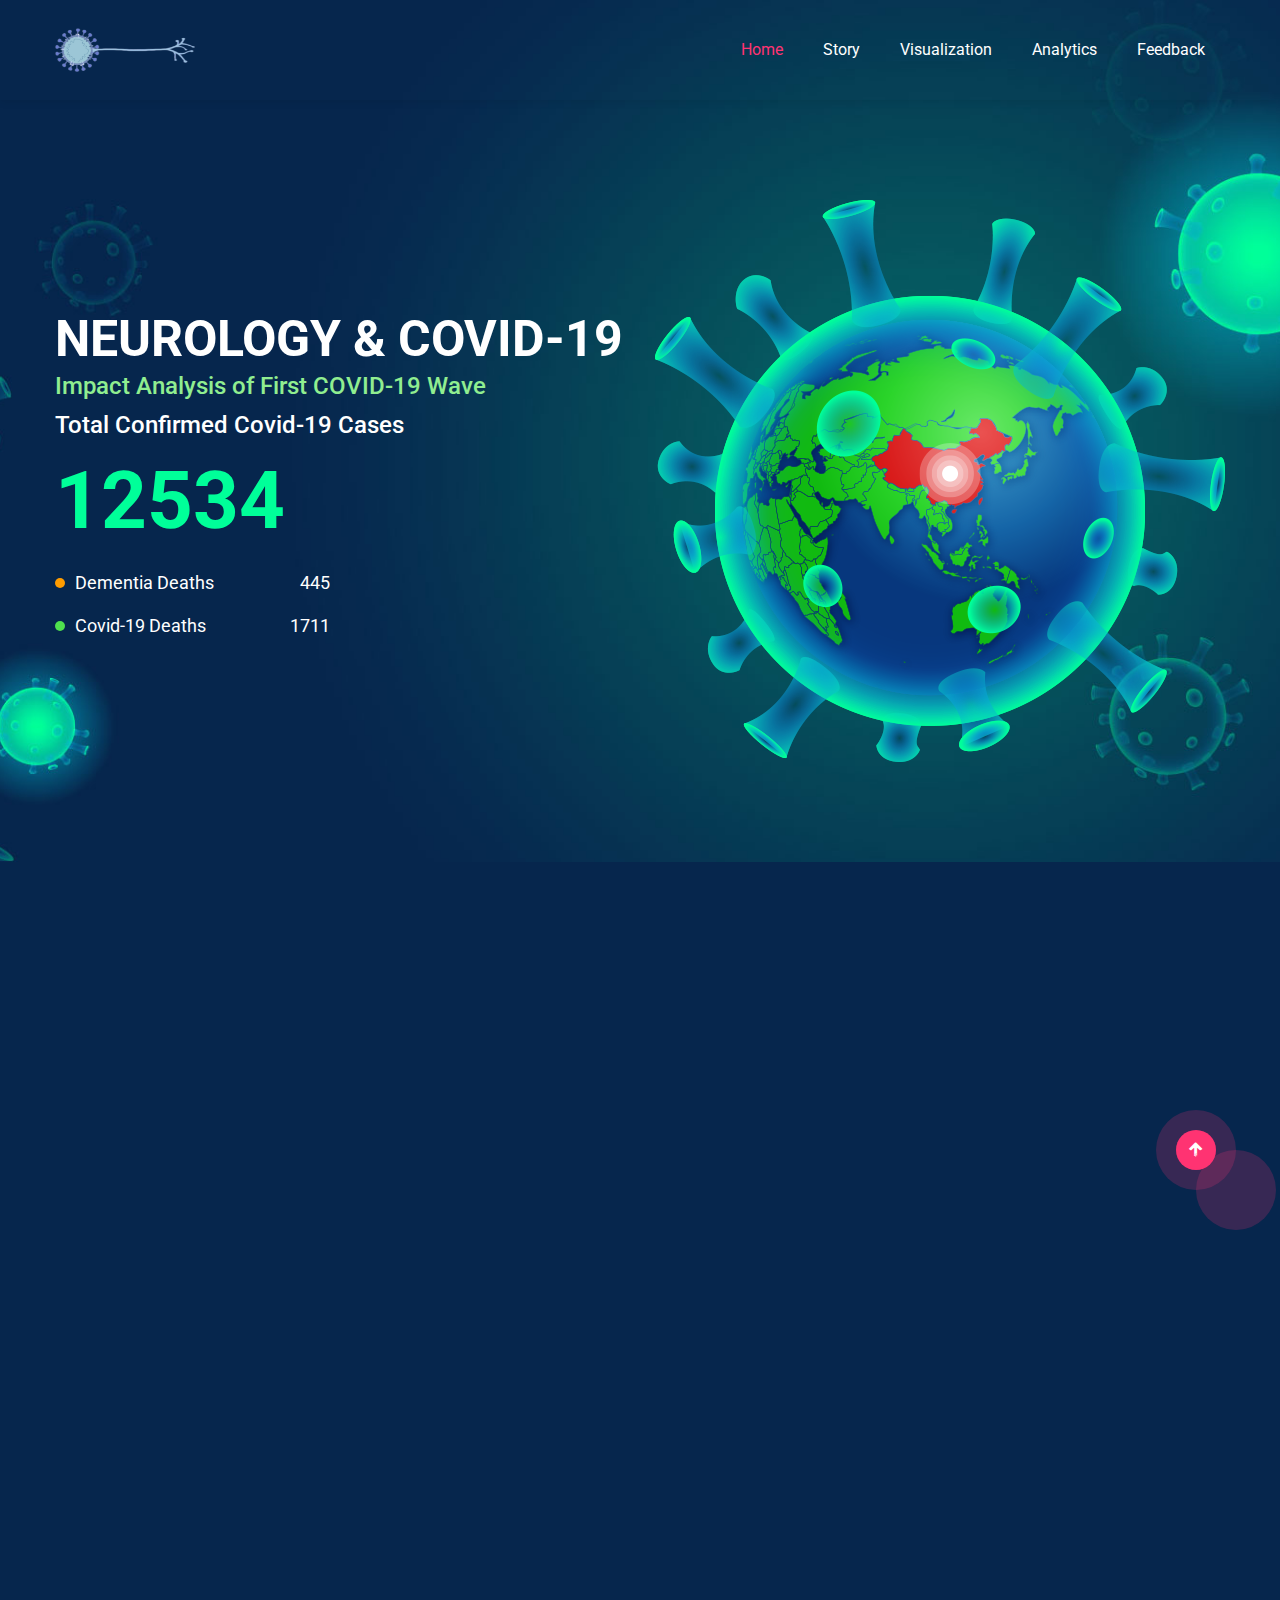
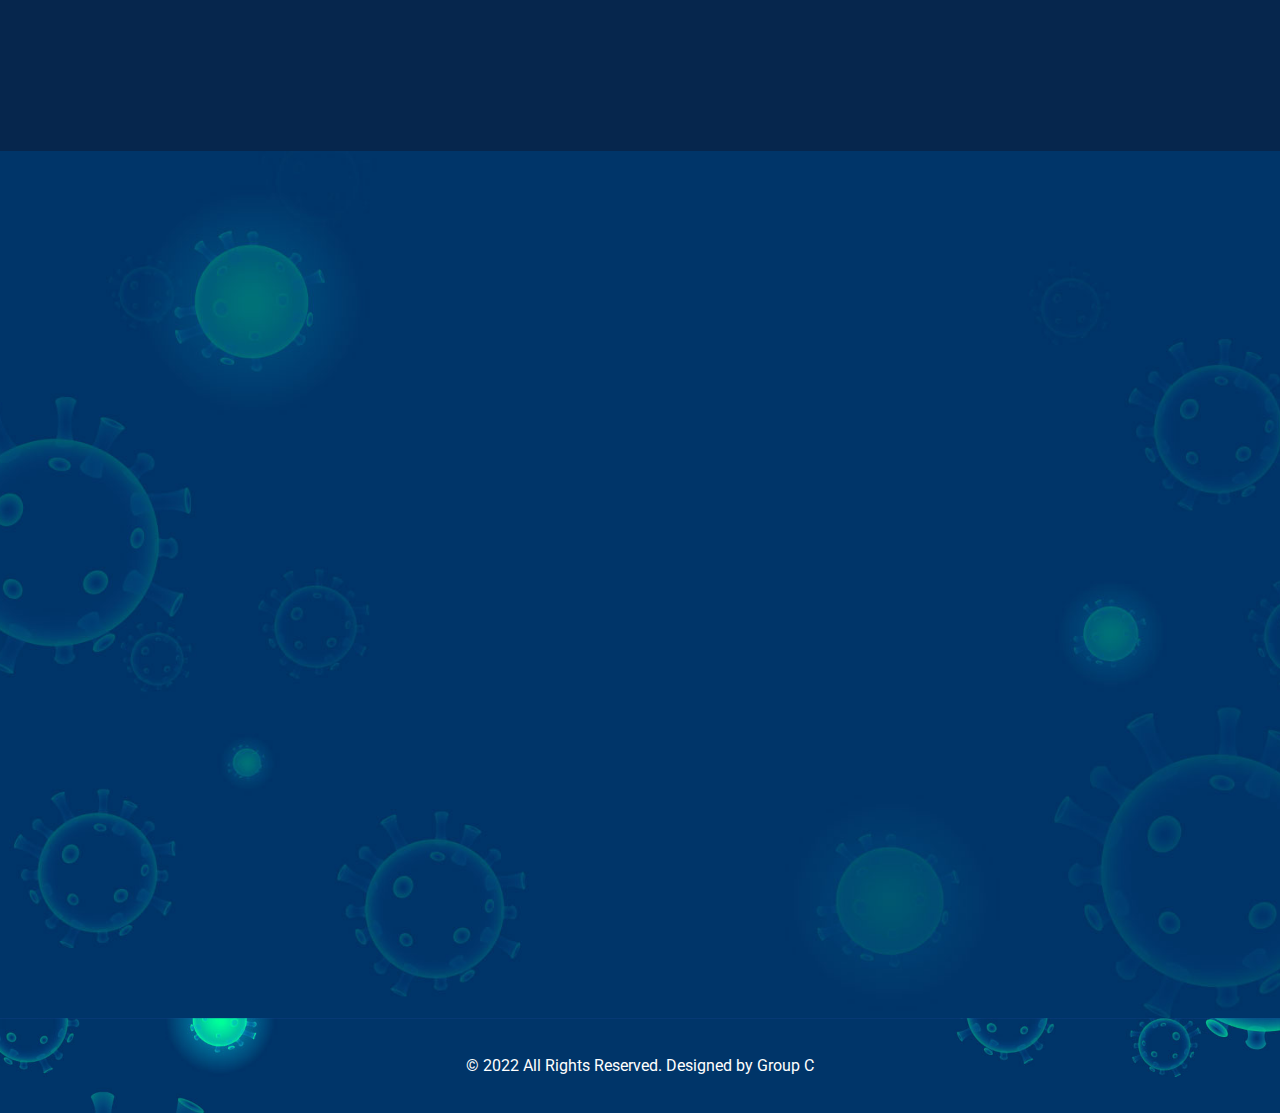
<file: index.html>
<!DOCTYPE html>
<html lang="en">
	<head>
		<meta charset="UTF-8">
		<meta name="viewport" content="width=device-width, initial-scale=1.0">
		
		<!-- google fonts -->
		<link href="https://fonts.googleapis.com/css?family=Roboto:100,100i,300,300i,400,400i,500,500i,700,700i,900,900i&display=swap" rel="stylesheet">
		<link rel="shortcut icon" type="image/x-icon" href="assets/images/x-icon/01.png">

		<link rel="stylesheet" href="assets/css/animate.css">
		<link rel="stylesheet" href="assets/css/bootstrap.min.css">
		<link rel="stylesheet" href="assets/css/icofont.min.css">
		<link rel="stylesheet" href="assets/css/lightcase.css">
		<link rel="stylesheet" href="assets/css/swiper.min.css">
		<link rel="stylesheet" href="assets/css/style.css">
		
		<title>Covid-19</title>
	</head>

	<body>
		<!-- Mobile Menu Start Here -->
		<div class="mobile-menu">
			<nav class="mobile-header">
				<div class="header-logo">
					<a href="index.html"><img src="assets/images/logo/01.png" alt="logo"></a>
				</div>
				<div class="header-bar">
					<span></span>
					<span></span>
					<span></span>
				</div>
			</nav>
			<nav class="mobile-menu">
				<div class="mobile-menu-area">
					<div class="mobile-menu-area-inner">
						<ul class="lab-ul">
                            <li class="active"><a href="index.html">Home</a></li>
                            <li><a href="story.html">Story</a></li>
                            
                            <li><a href="service.html">Visualization</a></li>
                            <li><a href="analysis.html">Analytics</a></li>
                            
                            <li><a href="contact.html">Feedback</a></li>
                        </ul>
					</div>
				</div>
			</nav>
		</div>
		<!-- Mobile Menu Ending Here -->

		<!-- desktop menu start here -->
		<header class="header-section transparent-header">
			<div class="header-area">
				<div class="container">
					<div class="primary-menu">
						<div class="logo">
							<a href="index.html"><img src="assets/images/logo/transparent.png" style="width:140px" alt="logo"></a>
                        </div>
						<div class="main-area">
							<div class="main-menu">
								<ul class="lab-ul">
                                    <li class="active"><a href="index.html">Home</a></li>
                                    <li><a href="story.html">Story</a></li>
                                     
                                    <li><a href="service.html">Visualization</a></li>
                                    <li><a href="analysis.html">Analytics</a></li>
                                
                                    <li><a href="contact.html">Feedback</a></li>
                                </ul>
							</div>
							
						</div>
					</div>
				</div>
			</div>
		</header>
		<!-- desktop menu ending here -->

		<!-- Banner Section start here -->
		<section class="banner-section home-3">
			<div class="banner-area">
				<div class="container">
					<div class="row align-items-center justify-content-center">
						<div class="col-md-6 col-12">
							<div class="content-part">
								<div class="banner-content">
                                    <h3 style="color: white;font-size: 50px;">NEUROLOGY & COVID-19</h3>
                                    
                                    <h4 style="color: lightgreen;">Impact Analysis of First COVID-19 Wave</h4>
                                    <h4>Total Confirmed Covid-19 Cases</h4>
                                    <h2 class="count-people">240578</h2>
                                    <ul class="lab-ul">
                                        <!-- <li>Total Deaths <span class="count-people">799571</span></li> -->
                                        <li>Dementia Deaths<span class="count-people">8584</span></li>
                                        <li>Covid-19 Deaths <span class="count-people">33025</span></li>
                                    </ul>
                                    
								</div>
							</div>
                        </div>
						<div class="col-md-6 col-12">
                            <div class="banner-round">
                                <img src="assets/images/banner/home-3/01.png" alt="banner">
                            </div>
                        </div>
					</div>
				</div>
			</div>
		</section>
        <!-- Banner Section ending here -->
        
        <!-- about section start here -->
       <section class="about-section style-3 bg-about padding-tb">
            <div class="container">
                <div class="row justify-content-center align-items-center">
                   <h3 class="wow fadeInUp" data-wow-delay="0.3s">Problem Statement</h3>
                    <p style="text-align:center;" class="wow fadeInUp" data-wow-delay="0.3s">
                                   The world is reeling with coronavirus disease-2019 (COVID-19). The causative agent for this disease is the severe acute respiratory syndrome coronavirus 2 (SARS-CoV-2). It started with an outbreak of pneumonia of unknown etiology in Wuhan, Hubei Province of China, in December 2019. The coronavirus outbreak has turned into a pandemic. So far, this virus has infected more than 161 million individuals and caused more than 3.3 million deaths across different countries <a href="https://coronavirus.jhu.edu/map.html" style="color: lightgreen;">(<u>see here</u>)</a>.
                               </p>
                    <div class="col-lg-6 col-12 wow fadeInUp" data-wow-delay="0.3s">
                        <div class="about-thumb">
                            <img src="assets/images/about/home-3/01.png" alt="about">
                        </div>
                    </div>
                    <div class="col-lg-6 col-12 wow fadeInUp" data-wow-delay="0.4s">
                        <div class="about-content">
                            <div class="ab-title">
                                
                                
                                
                               <p>
                                   The entry of SARS-CoV-2 in the cells is mediated by a glycoprotein, the spike protein, that protrudes out of the virus envelop. The presence of SARS-CoV-2 in the brain has not been conclusively established. While some studies did not find evidence of the virus, other studies have detected it in the cerebrospinal fluid of COVID-19 patients. It is unclear how the virus may reach the brain.<br><br>
                                   Patients diagnosed with COVID 19 with other comorbidities show significantly higher levels of psychiatric symptoms including anxiety, depression, post-traumatic stress disorder, etc. These symptoms indicate the increasing people’s likelihood of developing neurological disorders. Experts are critically concerned about the potential impacts of COVID 19 on increasing neurological diseases such as Dementia. <br><br>
                                   Dementia is one of the major neurological illnesses in which people suffer from a loss of cognitive functioning that affects their memory, thoughts, thinking ability and emotions. Currently, there is no cure for Dementia which makes it an even more fatal comorbidity during the COVID 19 pandemic. The devastating impacts of COVID 19 on patients with dementia have become a major medical concern all over the world.  


                               </p>
                            </div>
                        </div>
                    </div>
                </div>
            </div>
        </section>
        <!-- about section start here -->

        <!-- Service Section Start Here -->
		<section class="service-section home-3 padding-tb" style="background-image: url(assets/css/bg-image/service-bg.jpg);">
            <div class="about-section style-3 " style="color:white;">
            <div class="container">
                <div class="row justify-content-center align-items-center flex-row-reverse">
                     <div class="container row justify-content-center align-items-center flex-row-reverse">
			<h3 style="color:white;" class="wow fadeInUp" data-wow-delay="0.3s">Project overview and user guidelines</h3>
                    <p class="wow fadeInUp" data-wow-delay="0.3s">
                        Our teams aims to investigate the link between Covid-19 and Dementia in terms of mortality rate during the first wave of the pandemic in Italy.<br>
                        The final results that are obtained by the data analysis is shown by this webpage.<br
                    </p>
			</div>
                    <div class="col-lg-6 col-12 wow fadeInUp" data-wow-delay="0.3s">
                        <div class="about-thumb">
                            <img src="assets/images/about/home-3/02.png" alt="about">
                        </div>
                    </div>
                    <div class="col-lg-6 col-12 wow fadeInUp" data-wow-delay="0.4s">
                        <div class="about-content">
                            <div class="ab-title">
                                
				    <p>	<b><span>The dashboard has three main sections:</span></b> 
                        <br>-   The story mode, which show the most relevant results retrieved from data analysis.
                        <br>-   The visualization section, in which the user is freely allowed to explore the data.
                        <br>-   The analytics mode in which relevant meta-analysis on the link between Covid-19 and Dementia are shown.

					The final results confirm the link between Covid-19 and Dementia over the Italian territory in terms of mortality and incidence.<br><br>
                                            Feel free to click around the dashboard and to look with your eyes the impact of pandemic in different regions in Italy, focusing on your needs and requirements.</p>
                                <ul class="lab-ul">
                                    <li>
                                        
                                        <div class="ab-content">
                                            
                                            <p>
                                            </p>
                                        </div>
                                    </li>
                                    
                                </ul>
                            </div>
                        </div>
                    </div>
                </div>
            </div>
        </div>
        </section>
        <!-- Service Section Ending Here -->


        </div>




        

        
        
		<!-- Footer Section Start Here -->
		<footer style="background-image: url(assets/css/bg-image/footer-bg-3.jpg);">
			<div class="footer-top ">
				
			</div>
			<div class="footer-bottom">
				<div class="container">
					<div class="section-wrapper">
						<p>&copy; 2022 All Rights Reserved. Designed by Group C</p>
					</div>
				</div>
			</div>
		</footer>
		<!-- Footer Section Ending Here -->

		<!-- scrollToTop start here -->
		<a href="#" class="scrollToTop"><i class="icofont-swoosh-up"></i><span class="pluse_1"></span><span class="pluse_2"></span></a>
		<!-- scrollToTop ending here -->

		
		<script src="assets/js/jquery.js"></script>
		<script src="assets/js/waypoints.min.js"></script>
		<script src="assets/js/bootstrap.min.js"></script>
		<script src="assets/js/lightcase.js"></script>
		<script src="assets/js/isotope.pkgd.min.js"></script>
		<script src="assets/js/swiper.min.js"></script>
		<script src="assets/js/jquery.countdown.min.js"></script>
		<script src="assets/js/wow.min.js"></script>
        <script src="assets/js/functions.js"></script>
	</body>
</html>
</file>
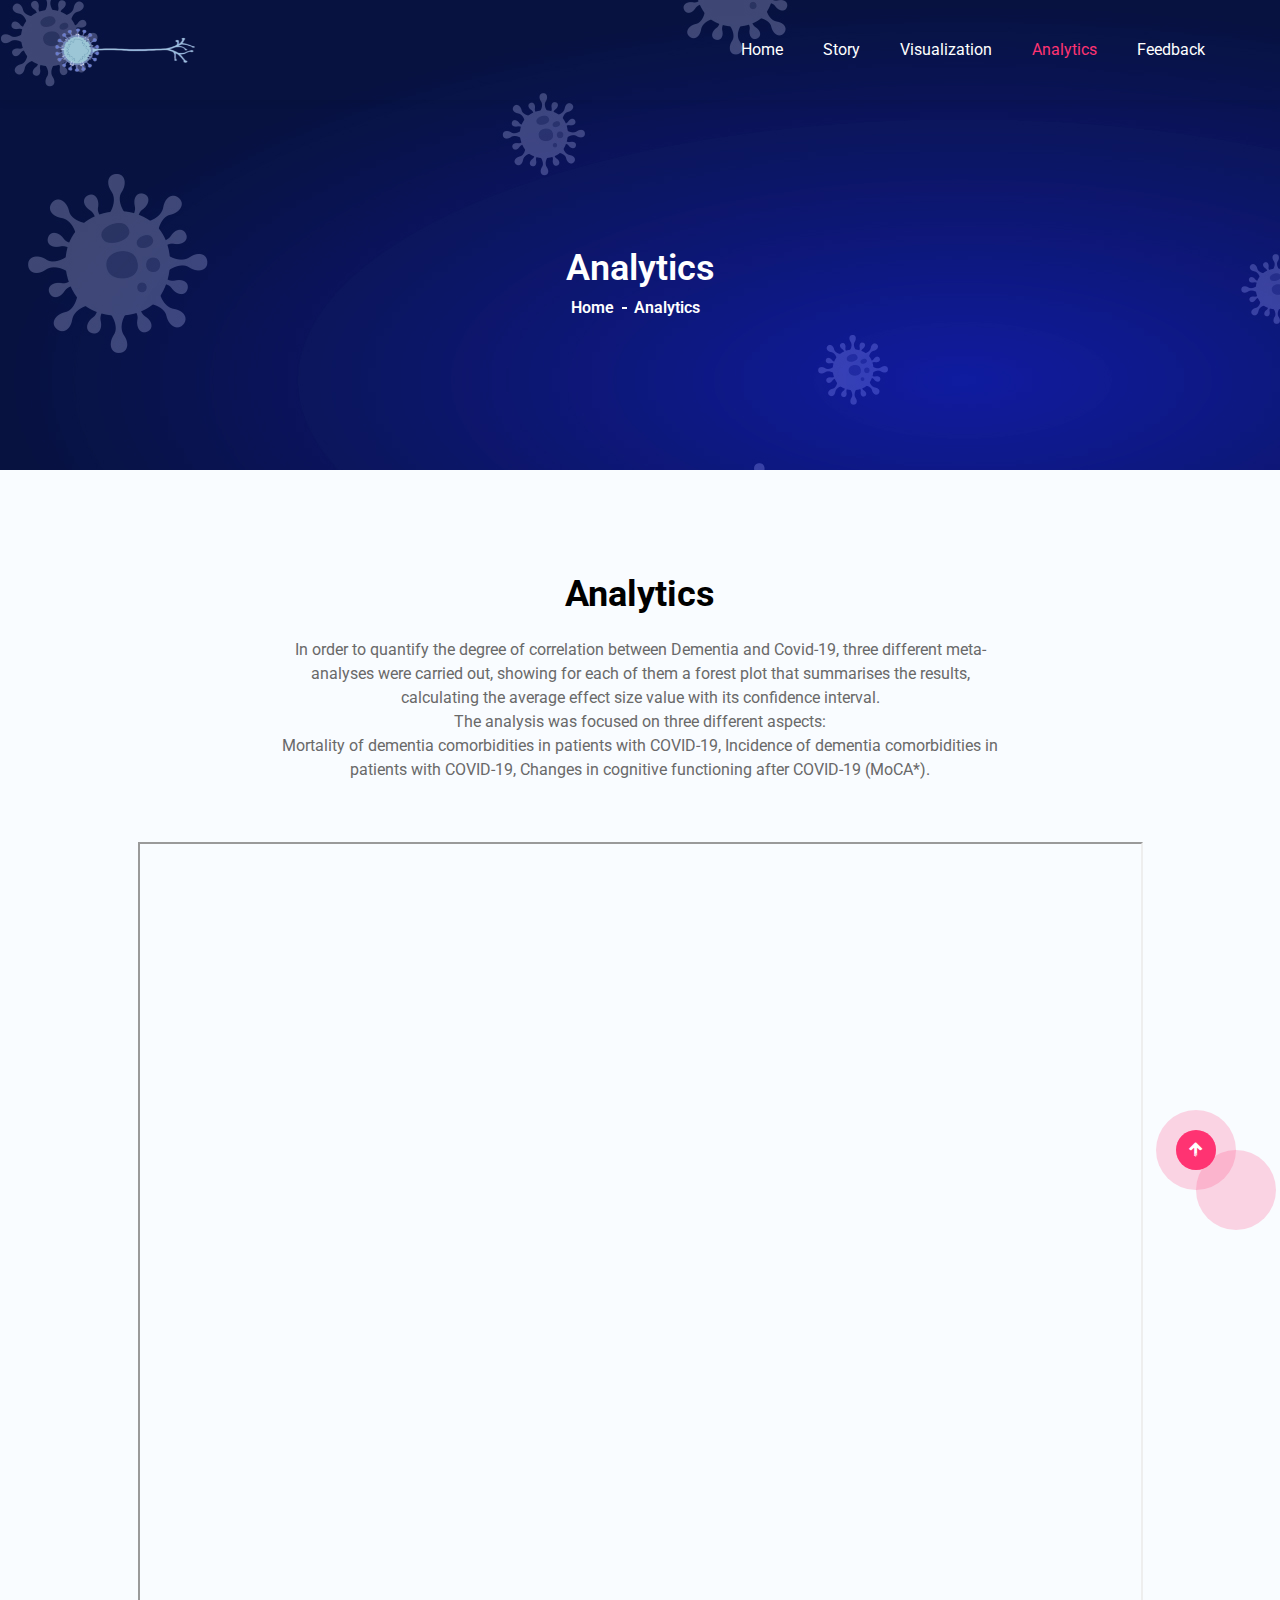
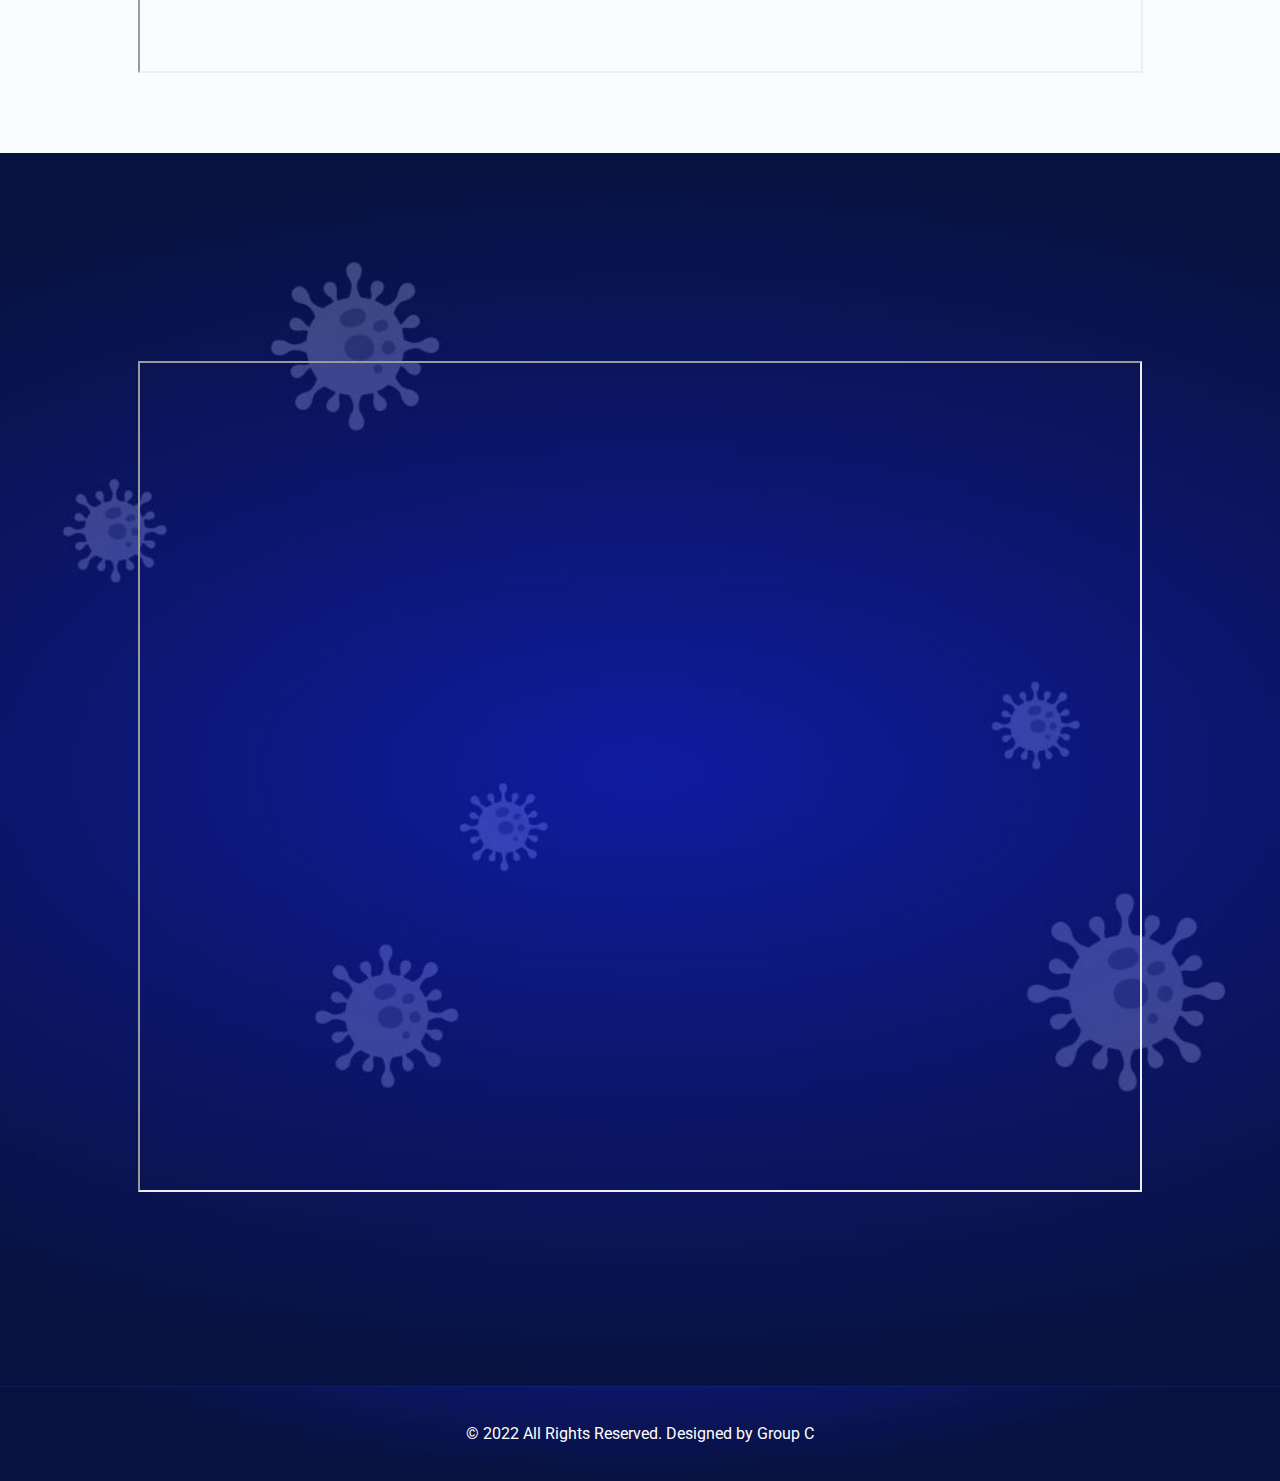
<file: analysis.html>
<!DOCTYPE html>
<html lang="en">
	<head>
		<meta charset="UTF-8">
		<meta name="viewport" content="width=device-width, initial-scale=1.0">
		
		<!-- google fonts -->
		<link href="https://fonts.googleapis.com/css?family=Roboto:100,100i,300,300i,400,400i,500,500i,700,700i,900,900i&display=swap" rel="stylesheet">
		<link rel="shortcut icon" type="image/x-icon" href="assets/images/x-icon/01.png">

		<link rel="stylesheet" href="assets/css/animate.css">
		<link rel="stylesheet" href="assets/css/bootstrap.min.css">
		<link rel="stylesheet" href="assets/css/icofont.min.css">
		<link rel="stylesheet" href="assets/css/lightcase.css">
		<link rel="stylesheet" href="assets/css/swiper.min.css">
		<link rel="stylesheet" href="assets/css/style.css">
		
		<title>Covid-19 Visualization</title>
	</head>

	<body>
		<!-- Mobile Menu Start Here -->
		<div class="mobile-menu">
			<nav class="mobile-header">
				<div class="header-logo">
					<a href="index.html"><img src="assets/images/logo/01.png" alt="logo"></a>
				</div>
				<div class="header-bar">
					<span></span>
					<span></span>
					<span></span>
				</div>
			</nav>
			<nav class="mobile-menu">
				<div class="mobile-menu-area">
					<div class="mobile-menu-area-inner">
						<ul class="lab-ul">
							<li><a href="index.html">Home</a></li>
							<li><a href="story.html">Story</a></li>

							<li ><a href="service.html">Visualization</a></li>
							<li class="active"><a href="analysis.html">Analytics</a></li>
							
							<li><a href="contact.html">Feedback</a></li>
						</ul>
					</div>
				</div>
			</nav>
		</div>
		<!-- Mobile Menu Ending Here -->

		<!-- desktop menu start here -->
		<header class="header-section transparent-header">
			<div class="header-area">
				<div class="container">
					<div class="primary-menu">
						<div class="logo">
							<a href="index.html"><img src="assets/images/logo/transparent.png" style="width:140px" alt="logo"></a>
                        </div>
						<div class="main-area">
							<div class="main-menu">
								<ul class="lab-ul">
									<li><a href="index.html">Home</a></li>
									<li><a href="story.html">Story</a></li>
									
									<li><a href="service.html">Visualization</a></li>
									<li class="active"><a href="analysis.html">Analytics</a></li>
									
									<li><a href="contact.html">Feedback</a></li>
								</ul>
							</div>
							
						</div>
					</div>
				</div>
			</div>
		</header>
		<!-- desktop menu ending here -->

        <!-- Page Header Section Start Here -->
        <section class="page-header">
            <div class="container">
                <div class="page-title">
                    <h2>Analytics</h2>
                    <ul class="breadcrumb lab-ul">
                        <li><a href="index.html">Home</a></li>
                        <li>Analytics</li>
                    </ul>
                </div>
            </div>
        </section>
        <!-- Page Header Section Ending Here -->

        <!-- Service Section Start Here -->
		<section class="service-section bg-f9 home-2 padding-tb">
            <div class="container">
                <div class="section-header wow fadeInUp" data-wow-delay="0.3s">
                   
                    <h2>Analytics</h2>
			<p >In order to quantify the degree of correlation between Dementia and
						Covid-19, three different meta-analyses were carried out, showing for each
						of them a forest plot that summarises the results, calculating the average
						effect size value with its confidence interval.<br>
						The analysis was focused on three different aspects:<br>
						Mortality of dementia comorbidities in patients with COVID-19,
						Incidence of dementia comorbidities in patients with COVID-19,
						Changes in cognitive functioning after COVID-19 (MoCA*).       </p>

                </div>
                <div class="section-wrapper">
                    <div class="row justify-content-center">
                        <iframe src="https://public.tableau.com/views/Dash1_16505656464710/Dashboard3?:language=en-US&:display_count=n&:origin=viz_share_link:showVizHome=no&:embed=true"width="1005" height="831"></iframe>
                    </div>
            </div>
        </section>
        <!-- Service Section Ending Here -->

        <!-- Service Section Start Here -->
        <section class="service-section style-2 bg_img padding-tb" style="background-image: url(assets/css/bg-image/bg-4.jpg);">
            <div class="container">
                <div class="service-wrap">
                    <div class="section-header wow fadeInUp" data-wow-delay="0.3s">
                    	
                        <h2>Analytics</h2>
                    </div>
                    <div class="section-wrapper">
                    	<div class="row justify-content-center">
                    		<iframe src="https://public.tableau.com/views/Dash1_16505656464710/Dashboard4?:language=en-US&:display_count=n&:origin=viz_share_link:showVizHome=no&:embed=true"width="1004" height="831"></iframe>
                        
                        </div>
                    </div>
			<div class=" wow fadeInUp" data-wow-delay="0.3s" style="padding-top: 60px; text-align: center;">
                    	
                        
                        			<p style="color: white;" >*The Montreal Cognitive Assessment (MoCA) is a 30-questions test that helps
						assess people for Dementia.</p>
                   	 </div>
                </div>
            </div>
        </section>
        <!-- Service Section Ending Here -->
        
        <!-- safe actions section start here -->
		<!-- <section class="service-section home-4 style-2 bg-f6 p-rel padding-tb">
            <div class="home-4-shape">
                <div class="shape">
                    <img src="assets/images/banner/home-4/home-4-shape.png" alt="service-shape">
                </div>
            </div>
            <div class="container">
                <div class="section-header wow fadeInUp" data-wow-delay="0.3s">
                    <span>This is our Analytics Section</span>
                    <h2>Here We Will Show Analytics</h2>
                </div>
                <div class="section-wrapper">
                    <div class="row no-gutters">
                      
                    </div>
                </div>
            </div>
        </section> -->
		<!-- safe actions section ending here -->
		
		<!-- Footer Section Start Here -->
		<footer style="background-image: url(assets/css/bg-image/bg-3.jpg);">
			<div class="footer-top ">
				<div class="container">
					
				</div>
			</div>
			<div class="footer-bottom">
				<div class="container">
					<div class="section-wrapper">
						<p>&copy; 2022 All Rights Reserved. Designed by Group C</a></p>
					</div>
				</div>
			</div>
		</footer>
		<!-- Footer Section Ending Here -->

		<!-- scrollToTop start here -->
		<a href="#" class="scrollToTop"><i class="icofont-swoosh-up"></i><span class="pluse_1"></span><span class="pluse_2"></span></a>
		<!-- scrollToTop ending here -->

		
		<script src="assets/js/jquery.js"></script>
		<script src="assets/js/waypoints.min.js"></script>
		<script src="assets/js/bootstrap.min.js"></script>
		<script src="assets/js/lightcase.js"></script>
		<script src="assets/js/isotope.pkgd.min.js"></script>
		<script src="assets/js/swiper.min.js"></script>
		<script src="assets/js/jquery.countdown.min.js"></script>
		<script src="assets/js/wow.min.js"></script>
        <script src="assets/js/functions.js"></script>
	</body>
</html>
</file>
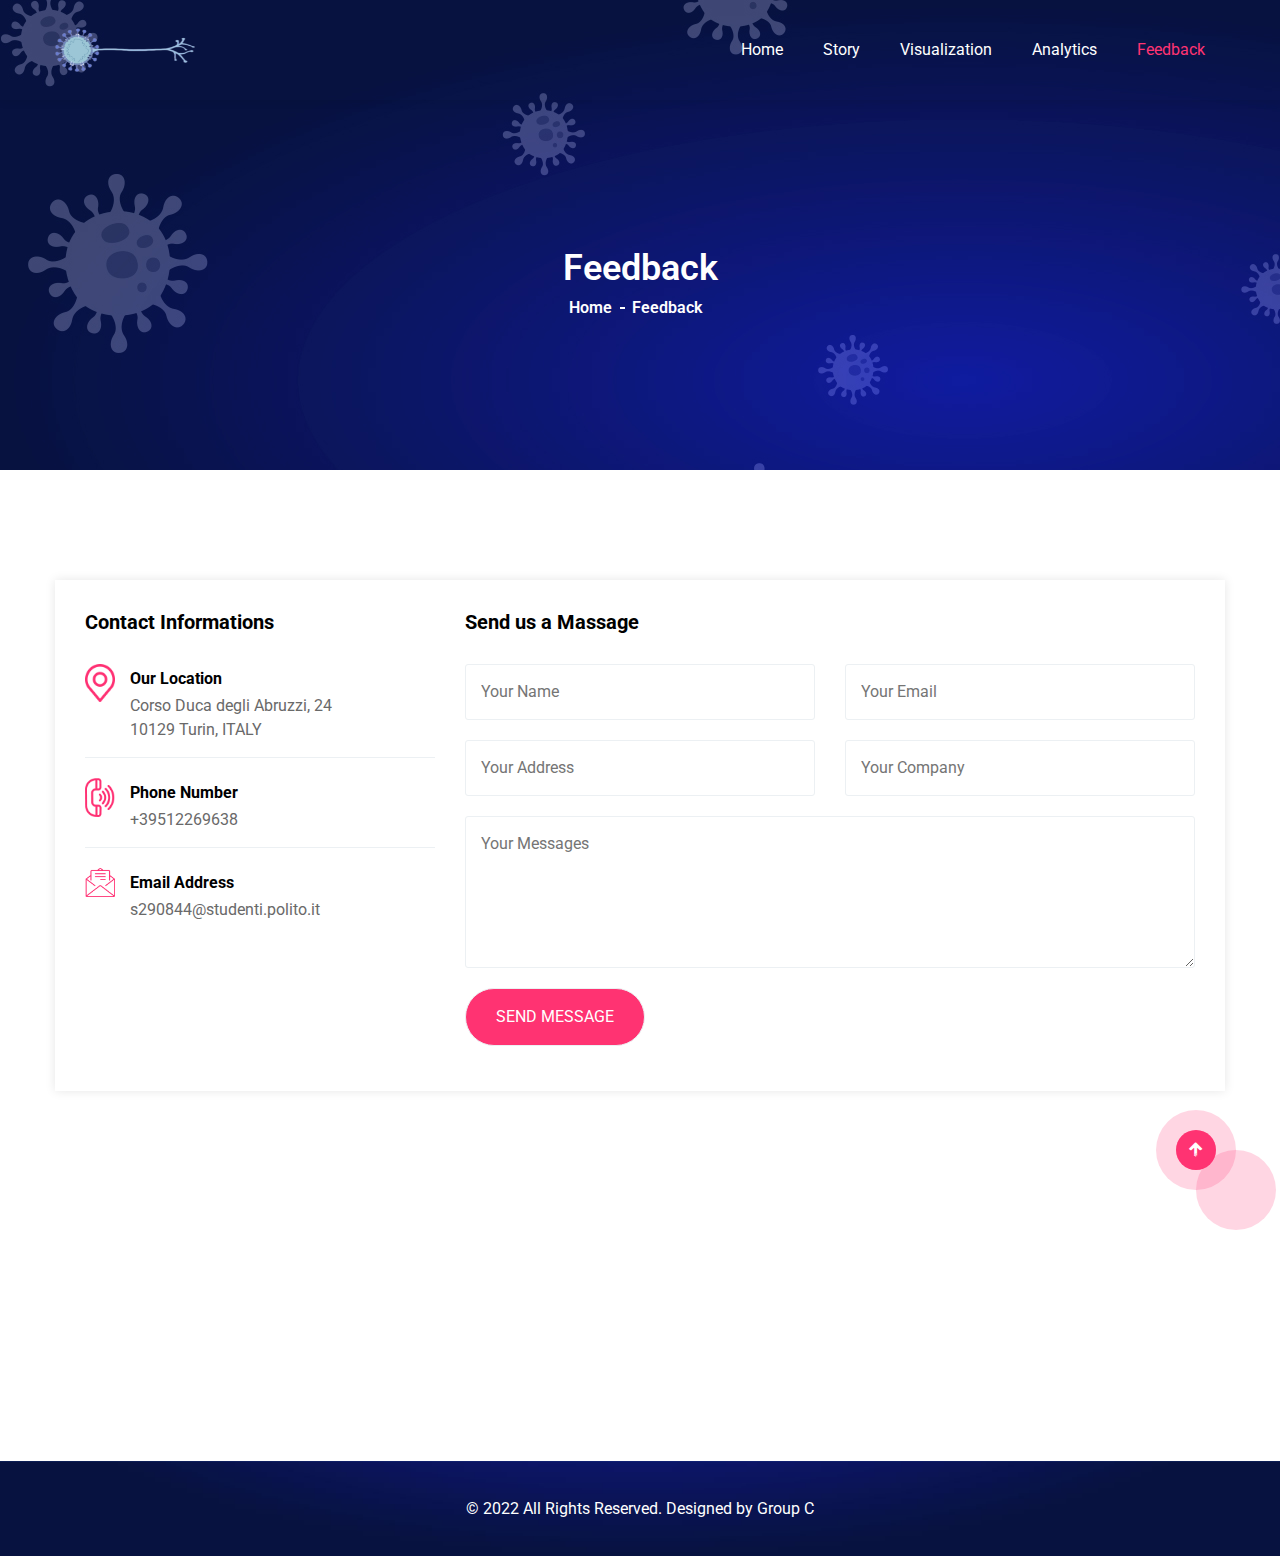
<file: contact.html>
<!DOCTYPE html>
<html lang="en">
	<head>
		<meta charset="UTF-8">
		<meta name="viewport" content="width=device-width, initial-scale=1.0">
		
		<!-- google fonts -->
		<link href="https://fonts.googleapis.com/css?family=Roboto:100,100i,300,300i,400,400i,500,500i,700,700i,900,900i&display=swap" rel="stylesheet">
		<link rel="shortcut icon" type="image/x-icon" href="assets/images/x-icon/01.png">

		<link rel="stylesheet" href="assets/css/animate.css">
		<link rel="stylesheet" href="assets/css/bootstrap.min.css">
		<link rel="stylesheet" href="assets/css/icofont.min.css">
		<link rel="stylesheet" href="assets/css/lightcase.css">
		<link rel="stylesheet" href="assets/css/swiper.min.css">
		<link rel="stylesheet" href="assets/css/style.css">
		
		<title>Covid-19 Feedback</title>
	</head>

	<body>
		<!-- Mobile Menu Start Here -->
		<div class="mobile-menu">
			<nav class="mobile-header">
				<div class="header-logo">
					<a href="index.html"><img src="assets/images/logo/01.png" alt="logo"></a>
				</div>
				<div class="header-bar">
					<span></span>
					<span></span>
					<span></span>
				</div>
			</nav>
			<nav class="mobile-menu">
				<div class="mobile-menu-area">
					<div class="mobile-menu-area-inner">
						<ul class="lab-ul">
							<li><a href="index.html">Home</a></li>
							<li><a href="story.html">Story</a></li>
							
							<li><a href="service.html">Visualization</a></li>
							<li><a href="analysis.html">Analytics</a></li>
							
							<li class="active"><a href="contact.html">Feedback</a></li>
						</ul>
					</div>
				</div>
			</nav>
		</div>
		<!-- Mobile Menu Ending Here -->

		<!-- desktop menu start here -->
		<header class="header-section transparent-header">
			<div class="header-area">
				<div class="container">
					<div class="primary-menu">
						<div class="logo">
							<a href="index.html"><img src="assets/images/logo/transparent.png" style="width:140px" alt="logo"></a>
                        </div>
						<div class="main-area">
							<div class="main-menu">
								<ul class="lab-ul">
									<li><a href="index.html">Home</a></li>
									<li><a href="story.html">Story</a></li>
									
									<li><a href="service.html">Visualization</a></li>
									<li><a href="analysis.html">Analytics</a></li>
									
									<li class="active"><a href="contact.html">Feedback</a></li>
								</ul>
							</div>
							
						</div>
					</div>
				</div>
			</div>
		</header>
		<!-- desktop menu ending here -->

        <!-- Page Header Section Start Here -->
        <section class="page-header">
            <div class="container">
                <div class="page-title">
                    <h2>Feedback</h2>
                    <ul class="breadcrumb lab-ul">
                        <li><a href="index.html">Home</a></li>
                        <li>Feedback</li>
                    </ul>
                </div>
            </div>
        </section>
		<!-- Page Header Section Ending Here -->
        
        <!-- Contact Section Start Here -->
        <section class="contact-us padding-tb pb-0">
            <div class="container">
                <div class="contact-wrap">
                    <div class="row">
                        <div class="col-lg-4 col-md-6 col-12">
                        	<div class="contact-title">
                        		<h5>Contact Informations</h5>
                        	</div>
                            <ul class="contact-area lab-ul">
                                <li class="contact-item">
                                    <div class="contact-icon">
                                        <img src="assets/images/contact/icon/01.png" alt="contact">
                                    </div>
                                    <div class="content">
                                        <h6>Our Location</h6>

                                        <p>Corso Duca degli Abruzzi, 24 <br> 10129 Turin, ITALY</p>
                                    </div>
                                </li>
                                <li class="contact-item">
                                    <div class="contact-icon">
                                        <img src="assets/images/contact/icon/02.png" alt="contact">
                                    </div>
                                    <div class="content">
                                        <h6>Phone Number</h6>
                                        <p>+39512269638</p>
                                    </div>
                                </li>
                                <li class="contact-item">
                                    <div class="contact-icon">
                                        <img src="assets/images/contact/icon/03.png" alt="contact">
                                    </div>
                                    <div class="content">
                                        <h6>Email Address</h6>
                                        <p>s290844@studenti.polito.it</p>
                                    </div>
                                </li>
                                <!-- <li class="contact-item">
                                    <div class="contact-icon">
                                        <img src="assets/images/contact/icon/04.png" alt="contact">
                                    </div>
                                    <div class="content">
                                        <h6>Website Address:</h6>
                                        <p>http://admincovid.com</p>
                                    </div>
                                </li> -->
                            </ul>
                        </div>
                        <div class="col-lg-8 col-md-6 col-xs-12">
                        	<div class="contact-title">
                        		<h5>Send us a Massage</h5>
                        	</div>
                            <form class="contact-form" >
                                <input type="text" name="name" placeholder="Your Name" class="contact-input">
                                <input type="email" name="email" placeholder="Your Email" class="contact-input">
                                <input type="text" name="text" placeholder="Your Address" class="contact-input">
                                <input type="text" name="text" placeholder="Your Company" class="contact-input">
                                <textarea rows="5" class="contact-input" placeholder="Your Messages"></textarea>
                                <a href="https://obaid112.github.io/contact.html"><input type="submit" name="submit" value="Send Message" class="lab-btn"></a>
                                
                            </form>
                        </div>
                    </div>
                </div>
            </div>
        </section>
        <!-- Contact Section Ending Here -->

        <!-- G-Map Section Start Here -->
        <div class="gmaps-section">
            <div class="map-area">
				<iframe class="maps" src="https://coronavirus.app/map?embed=true" allow="accelerometer;" allowfullscreen style="border:0"></iframe>
            </div>
        </div>
        <!-- G-Map Section Ending Here -->
		
		<!-- Footer Section Start Here -->
		<footer style="background-image: url(assets/css/bg-image/bg-3.jpg);">
			<div class="footer-top">
				
			</div>
			<div class="footer-bottom">
				<div class="container">
					<div class="section-wrapper">
						<p>&copy; 2022 All Rights Reserved. Designed by Group C</p>
					</div>
				</div>
			</div>
		</footer>
		<!-- Footer Section Ending Here -->

		<!-- scrollToTop start here -->
		<a href="#" class="scrollToTop"><i class="icofont-swoosh-up"></i><span class="pluse_1"></span><span class="pluse_2"></span></a>
		<!-- scrollToTop ending here -->

		
		<script src="assets/js/jquery.js"></script>
		<script src="assets/js/waypoints.min.js"></script>
		<script src="assets/js/bootstrap.min.js"></script>
		<script src="assets/js/lightcase.js"></script>
		<script src="assets/js/isotope.pkgd.min.js"></script>
		<script src="assets/js/swiper.min.js"></script>
		<script src="assets/js/jquery.countdown.min.js"></script>
		<script src="assets/js/wow.min.js"></script>
        <script src="assets/js/functions.js"></script>
	</body>
</html>
</file>
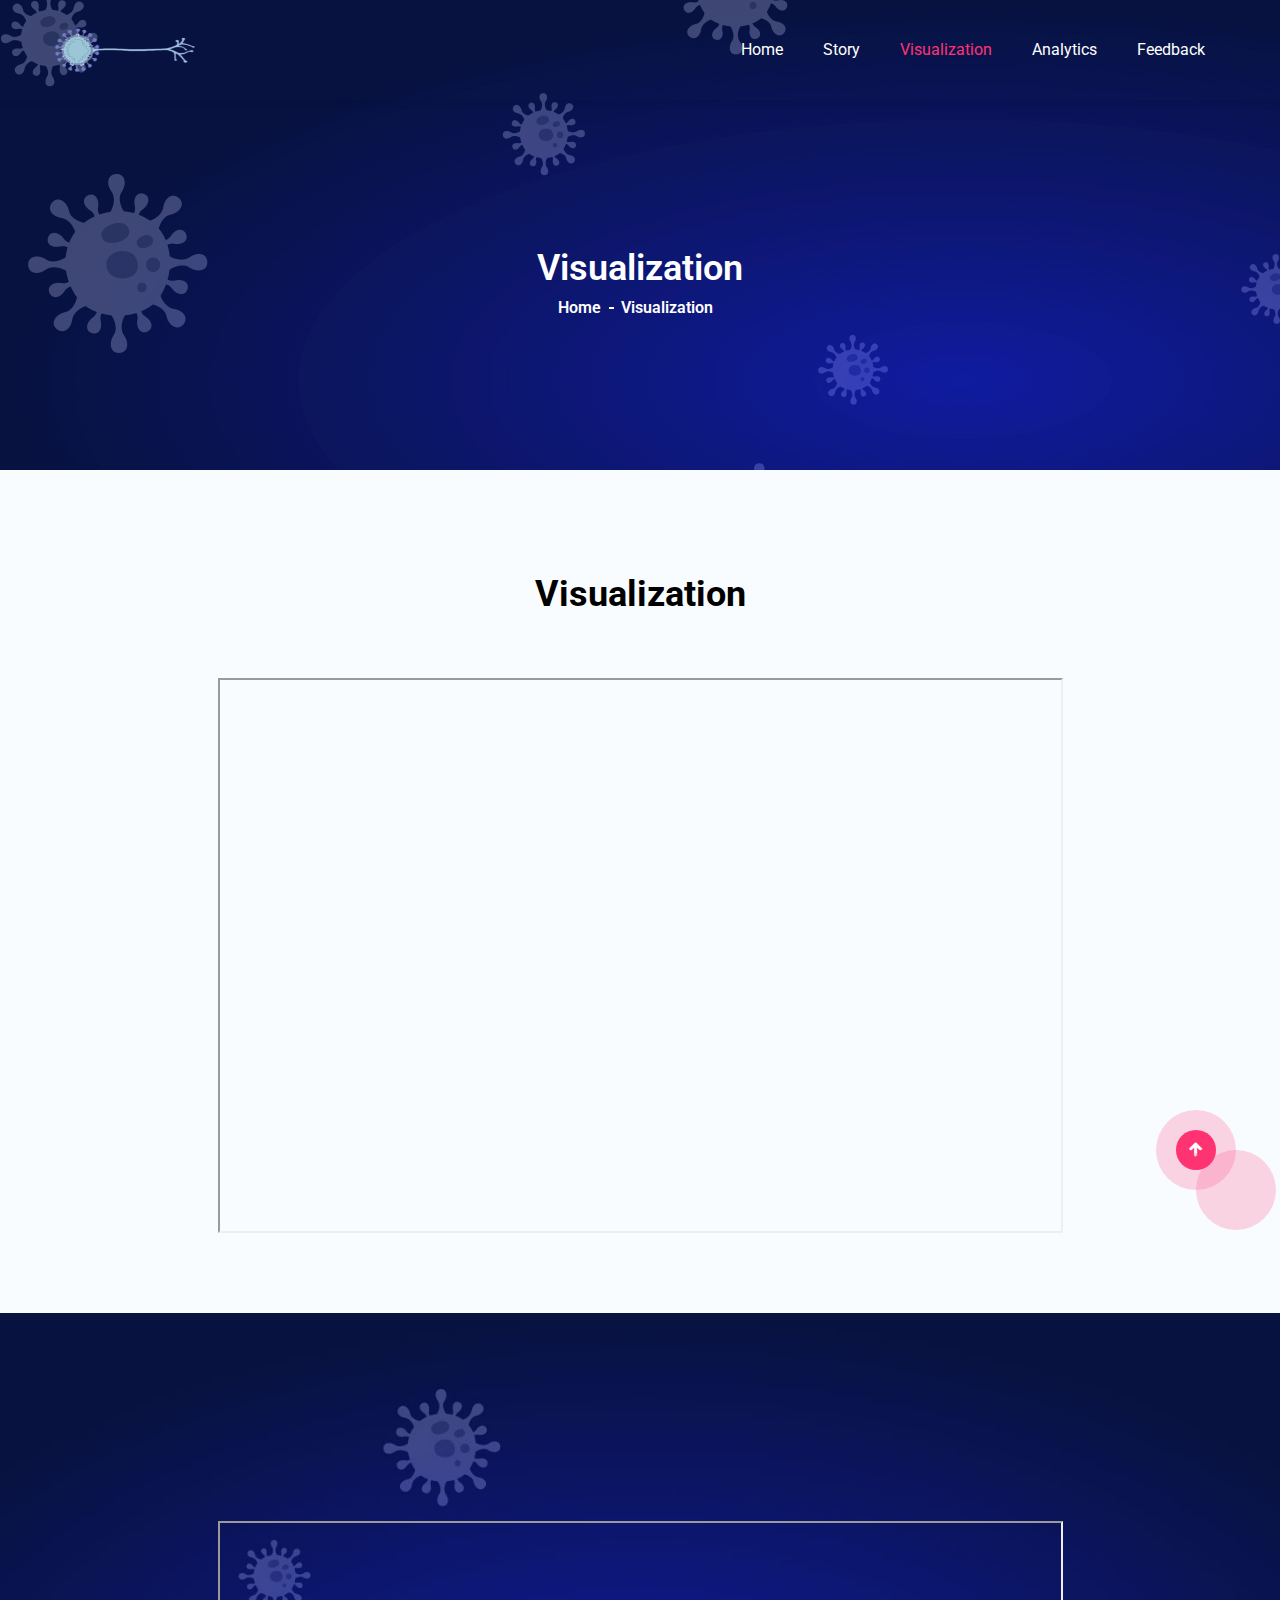
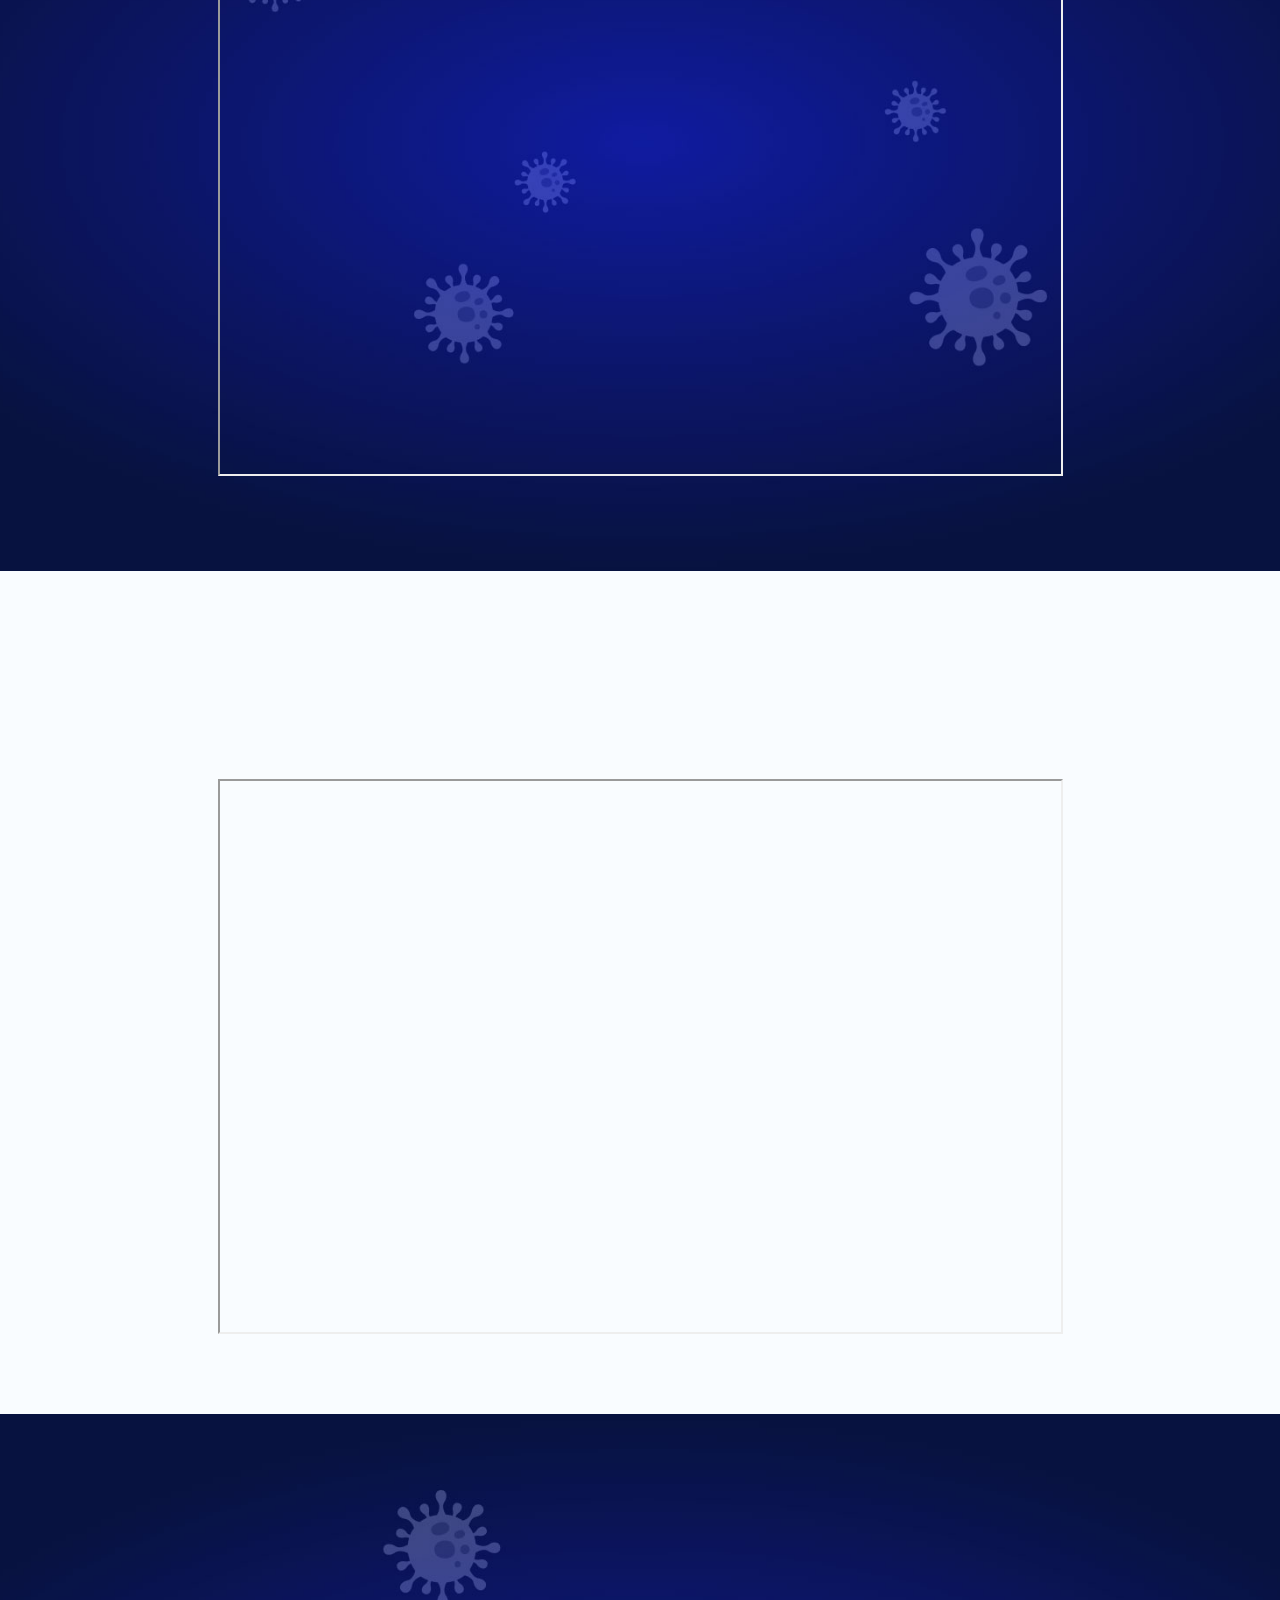
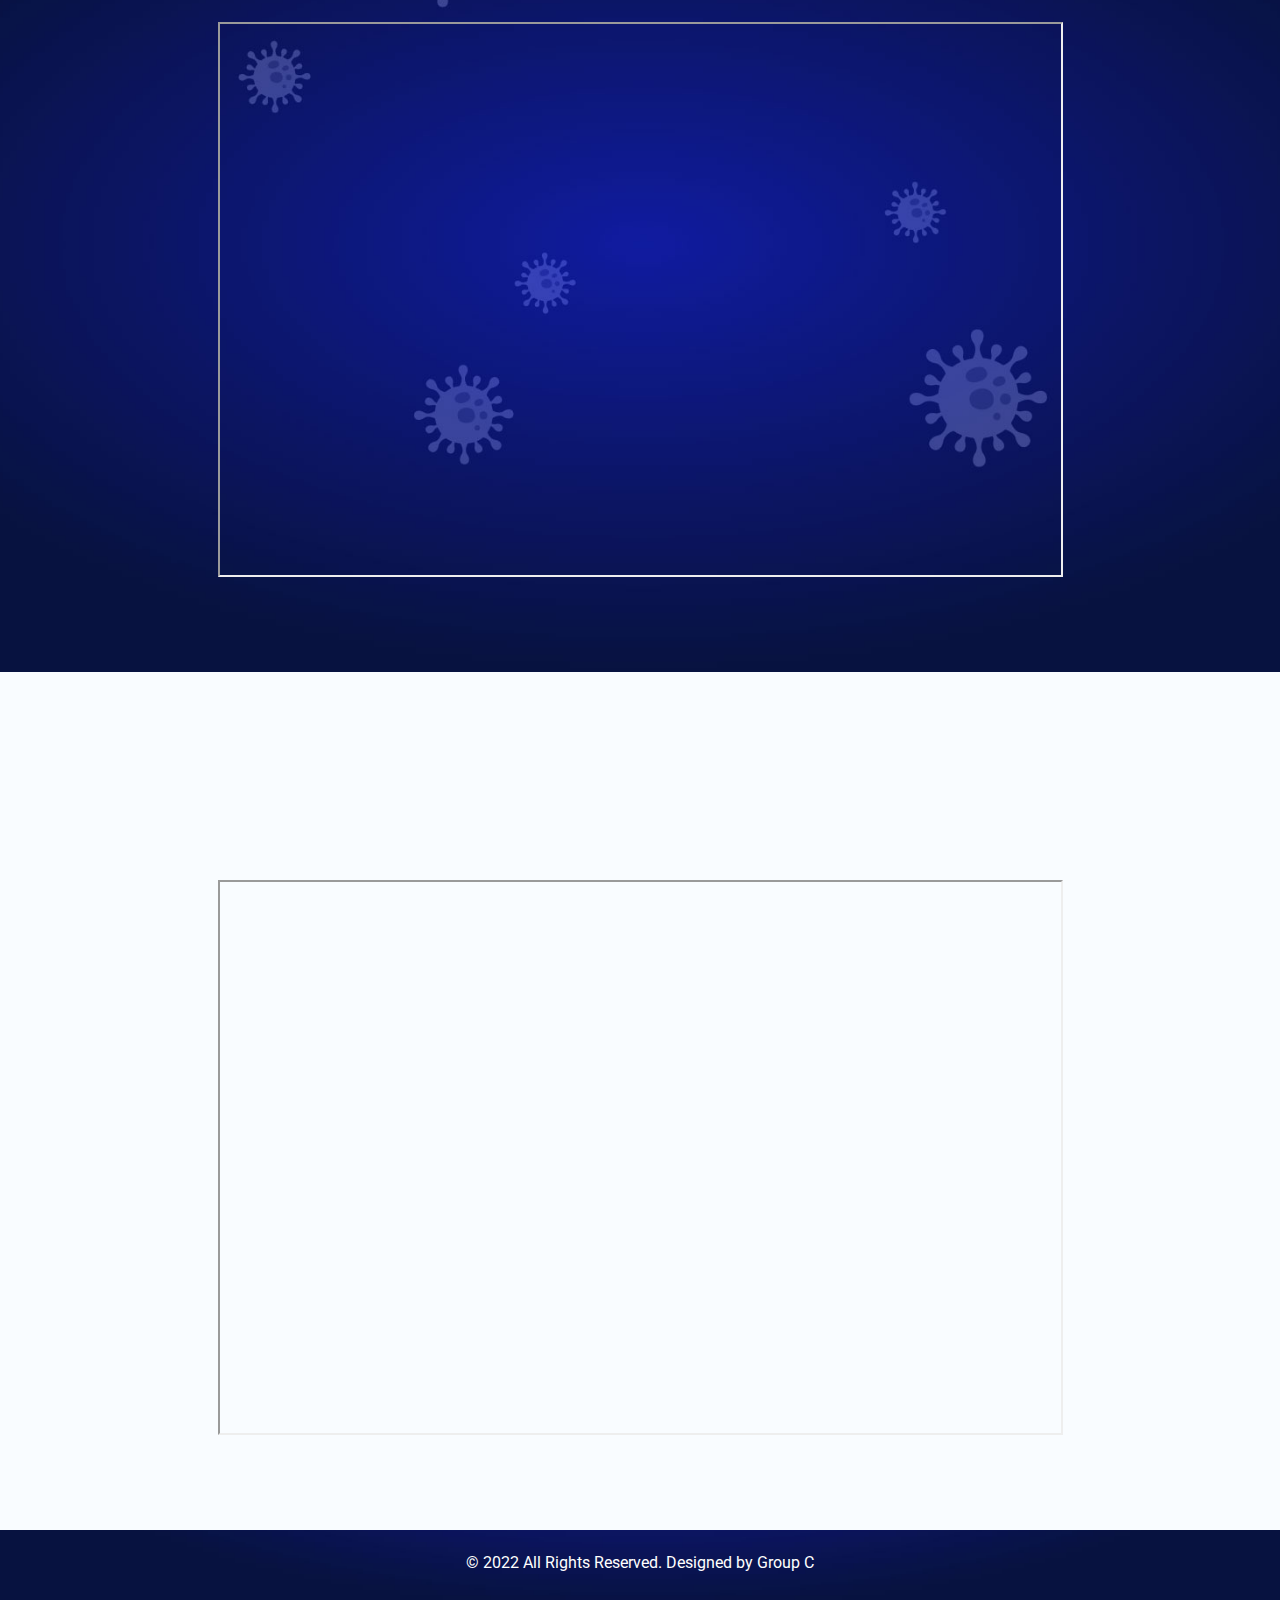
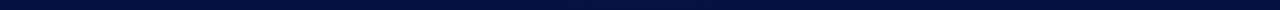
<file: service.html>
<!DOCTYPE html>
<html lang="en">
	<head>
		<meta charset="UTF-8">
		<meta name="viewport" content="width=device-width, initial-scale=1.0">
		
		<!-- google fonts -->
		<link href="https://fonts.googleapis.com/css?family=Roboto:100,100i,300,300i,400,400i,500,500i,700,700i,900,900i&display=swap" rel="stylesheet">
		<link rel="shortcut icon" type="image/x-icon" href="assets/images/x-icon/01.png">

		<link rel="stylesheet" href="assets/css/animate.css">
		<link rel="stylesheet" href="assets/css/bootstrap.min.css">
		<link rel="stylesheet" href="assets/css/icofont.min.css">
		<link rel="stylesheet" href="assets/css/lightcase.css">
		<link rel="stylesheet" href="assets/css/swiper.min.css">
		<link rel="stylesheet" href="assets/css/style.css">
		
		<title>Covid-19 Visualization</title>
	</head>

	<body>
		<!-- Mobile Menu Start Here -->
		<div class="mobile-menu">
			<nav class="mobile-header">
				<div class="header-logo">
					<a href="index.html"><img src="assets/images/logo/01.png" alt="logo"></a>
				</div>
				<div class="header-bar">
					<span></span>
					<span></span>
					<span></span>
				</div>
			</nav>
			<nav class="mobile-menu">
				<div class="mobile-menu-area">
					<div class="mobile-menu-area-inner">
						<ul class="lab-ul">
							<li><a href="index.html">Home</a></li>
							<li><a href="story.html">Story</a></li>

							<li class="active"><a href="service.html">Visualization</a></li>
							<li><a href="analysis.html">Analytics</a></li>
							
							<li><a href="contact.html">Feedback</a></li>
						</ul>
					</div>
				</div>
			</nav>
		</div>
		<!-- Mobile Menu Ending Here -->

		<!-- desktop menu start here -->
		<header class="header-section transparent-header">
			<div class="header-area">
				<div class="container">
					<div class="primary-menu">
						<div class="logo">
							<a href="index.html"><img src="assets/images/logo/transparent.png" style="width:140px" alt="logo"></a>
                        </div>
						<div class="main-area">
							<div class="main-menu">
								<ul class="lab-ul">
									<li><a href="index.html">Home</a></li>
									<li><a href="story.html">Story</a></li>
									
									<li class="active"><a href="service.html">Visualization</a></li>
									<li><a href="analysis.html">Analytics</a></li>
									
									<li><a href="contact.html">Feedback</a></li>
								</ul>
							</div>
							
						</div>
					</div>
				</div>
			</div>
		</header>
		<!-- desktop menu ending here -->

        <!-- Page Header Section Start Here -->
        <section class="page-header">
            <div class="container">
                <div class="page-title">
                    <h2>Visualization</h2>
                    <ul class="breadcrumb lab-ul">
                        <li><a href="index.html">Home</a></li>
                        <li>Visualization</li>
                    </ul>
                </div>
            </div>
        </section>
        <!-- Page Header Section Ending Here -->

        <!-- Service Section Start Here -->
		<section class="service-section bg-f9 home-2 padding-tb">
            <div class="container">
                <div class="section-header wow fadeInUp" data-wow-delay="0.3s">
                   
                    <h2>Visualization</h2>

                </div>
                <div class="section-wrapper">
                    <div class="row justify-content-center">
                        <iframe src="https://public.tableau.com/views/Dash1_16505656464710/Foglio2?:language=en-US&:display_count=n&:origin=viz_share_link:showVizHome=no&:embed=true"width="845" height="555"></iframe>
                    </div>
                </div>
        </section>
        <!-- Service Section Ending Here -->

        <!-- Service Section Start Here -->
        <section class="service-section style-2 bg_img padding-tb" style="background-image: url(assets/css/bg-image/bg-4.jpg);">
            <div class="container">
                <div class="service-wrap">
                    <div class="section-header wow fadeInUp" data-wow-delay="0.3s">
                    	
                        <h2>Visualization</h2>
                    </div>
                    <div class="section-wrapper">
                    	<div class="row justify-content-center">
                    		<iframe src="https://public.tableau.com/views/Dash1_16505656464710/Foglio3?:language=en-US&:display_count=n&:origin=viz_share_link:showVizHome=no&:embed=true"width="845" height="555"></iframe>
                        </div>
                    </div>
                </div>
            </div>
        </section>
        <!-- Service Section Ending Here -->

      <!-- ------------------------------------------------------------------------ -->
        <!-- Service Section Start Here -->
		<section class="service-section bg-f9 home-2 padding-tb">
            <div class="container">
                <div class="section-header wow fadeInUp" data-wow-delay="0.3s">
                    
                    <h2>Visualization</h2>

                </div>
                <div class="section-wrapper">
                    <div class="row justify-content-center">
                        <iframe src="https://public.tableau.com/views/Dash1_16505656464710/Foglio13?:language=en-US&:display_count=n&:origin=viz_share_link:showVizHome=no&:embed=true"width="845" height="555"></iframe>
                    </div>
                </div>
        </section>
        <!-- Service Section Ending Here -->

        <!-- Service Section Start Here -->
        <section class="service-section style-2 bg_img padding-tb" style="background-image: url(assets/css/bg-image/bg-4.jpg);">
            <div class="container">
                <div class="service-wrap">
                    <div class="section-header wow fadeInUp" data-wow-delay="0.3s">
                    	
                        <h2>Visualization</h2>
                    </div>
                    <div class="section-wrapper">
                    	<div class="row justify-content-center">
                    		<iframe src="https://public.tableau.com/views/Dash1_16505656464710/Foglio16?:language=en-US&:display_count=n&:origin=viz_share_link:showVizHome=no&:embed=true"width="845" height="555"></iframe>
                        </div>
                    </div>
                </div>
            </div>
        </section>
        <!-- Service Section Ending Here -->

        <!-- Service Section Start Here -->
		<section class="service-section bg-f9 home-2 padding-tb">
            <div class="container">
                <div class="section-header wow fadeInUp" data-wow-delay="0.3s">
                    
                    <h2>Visualization</h2>

                </div>
                <div class="section-wrapper">
                    <div class="row justify-content-center">
                        <iframe src="https://public.tableau.com/views/Dash1_16505656464710/Foglio4?:language=en-US&:display_count=n&:origin=viz_share_link:showVizHome=no&:embed=true"width="845" height="555"></iframe>
                    </div>
                </div>
        </section>
        <!-- Service Section Ending Here -->


      <!-- -------------------------------------------------------------------------------- -->
        
        <!-- safe actions section start here -->
		<!-- <section class="service-section home-4 style-2 bg-f6 p-rel padding-tb">
            <div class="home-4-shape">
                <div class="shape">
                    <img src="assets/images/banner/home-4/home-4-shape.png" alt="service-shape">
                </div>
            </div>
            <div class="container">
                <div class="section-header wow fadeInUp" data-wow-delay="0.3s">
                    <span>This is our Visualization Section</span>
                    <h2>Here We Will Show Analysis</h2>
                </div>
                <div class="section-wrapper">
                    <div class="row no-gutters">
                      
                    </div>
                </div>
            </div>
        </section> -->
		<!-- safe actions section ending here -->
		
		<!-- Footer Section Start Here -->
		<footer style="background-image: url(assets/css/bg-image/bg-3.jpg);">
			<div class="footer-top ">
				<div class="container">
					
				</div>
			</div>
			<div class="footer-bottom">
				<div class="container">
					<div class="section-wrapper">
						<p>&copy; 2022 All Rights Reserved. Designed by Group C</a></p>
					</div>
				</div>
			</div>
		</footer>
		<!-- Footer Section Ending Here -->

		<!-- scrollToTop start here -->
		<a href="#" class="scrollToTop"><i class="icofont-swoosh-up"></i><span class="pluse_1"></span><span class="pluse_2"></span></a>
		<!-- scrollToTop ending here -->

		
		<script src="assets/js/jquery.js"></script>
		<script src="assets/js/waypoints.min.js"></script>
		<script src="assets/js/bootstrap.min.js"></script>
		<script src="assets/js/lightcase.js"></script>
		<script src="assets/js/isotope.pkgd.min.js"></script>
		<script src="assets/js/swiper.min.js"></script>
		<script src="assets/js/jquery.countdown.min.js"></script>
		<script src="assets/js/wow.min.js"></script>
        <script src="assets/js/functions.js"></script>
	</body>
</html>
</file>
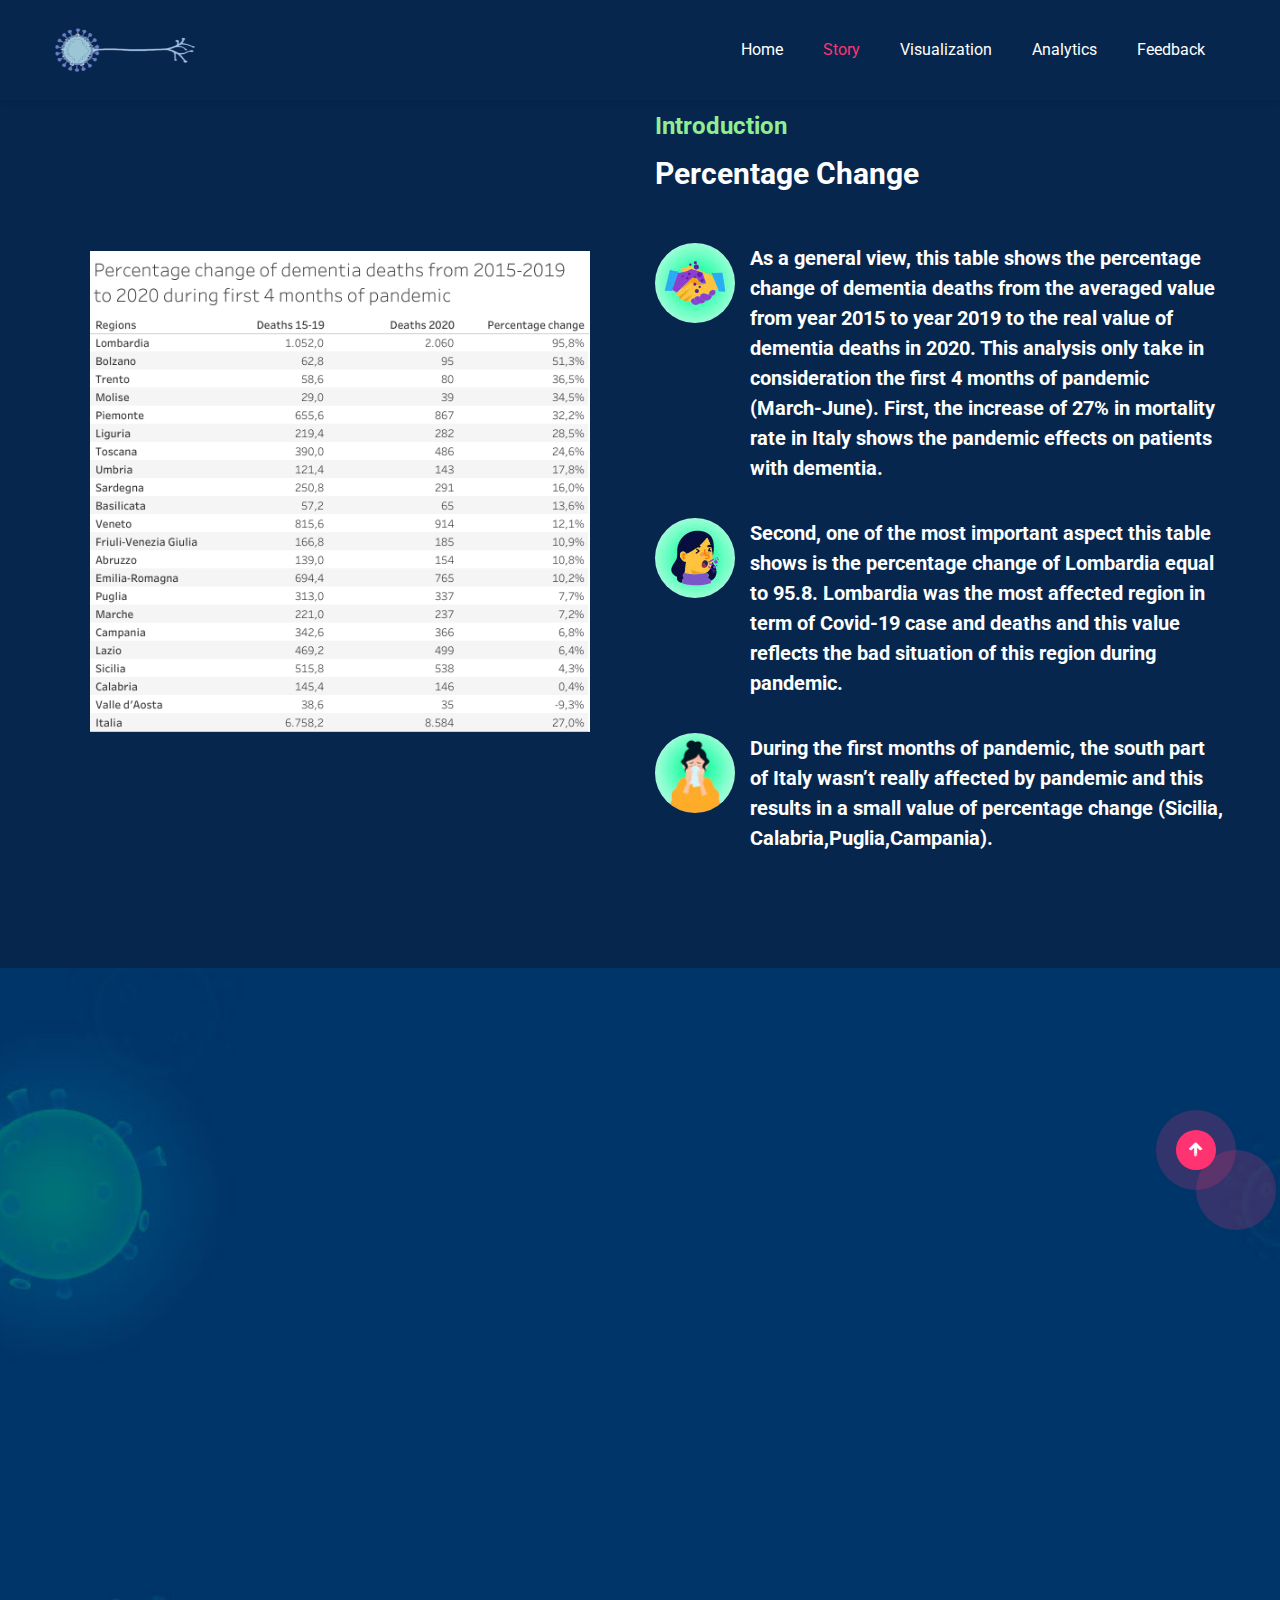
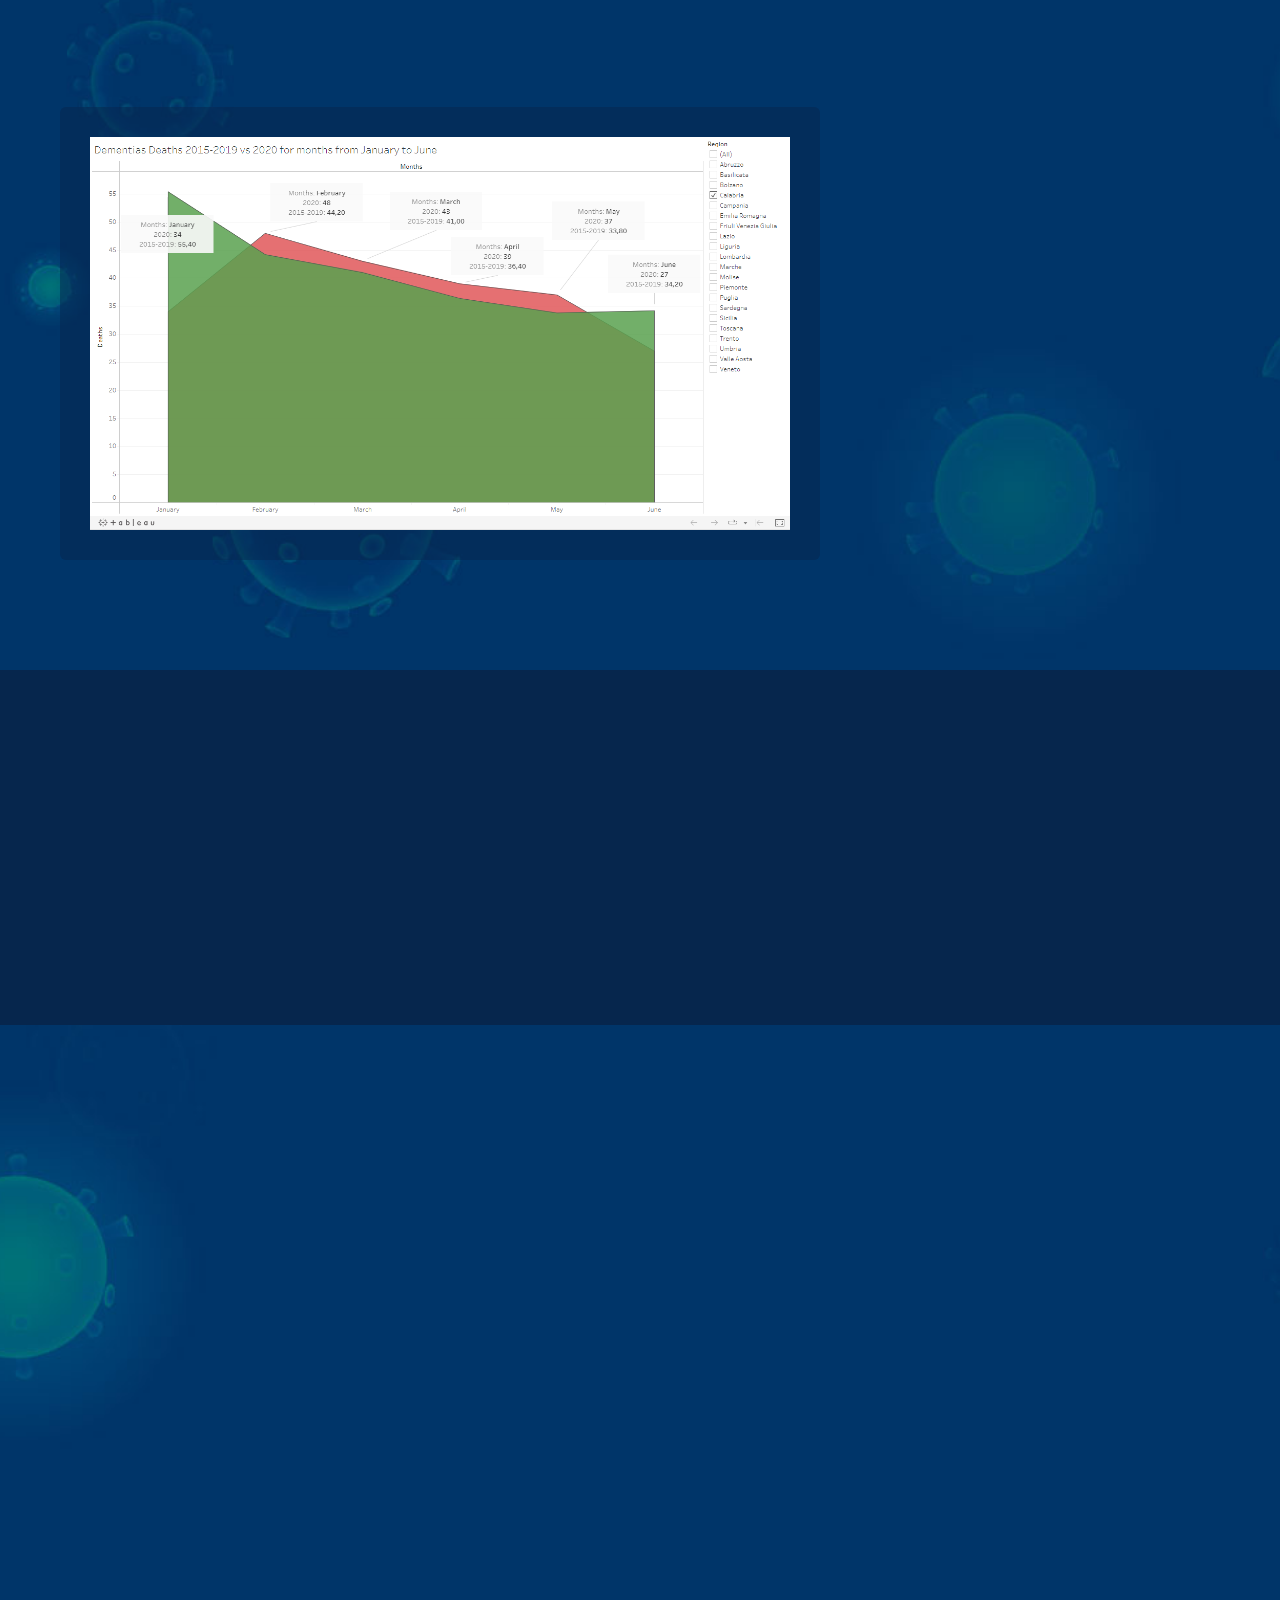
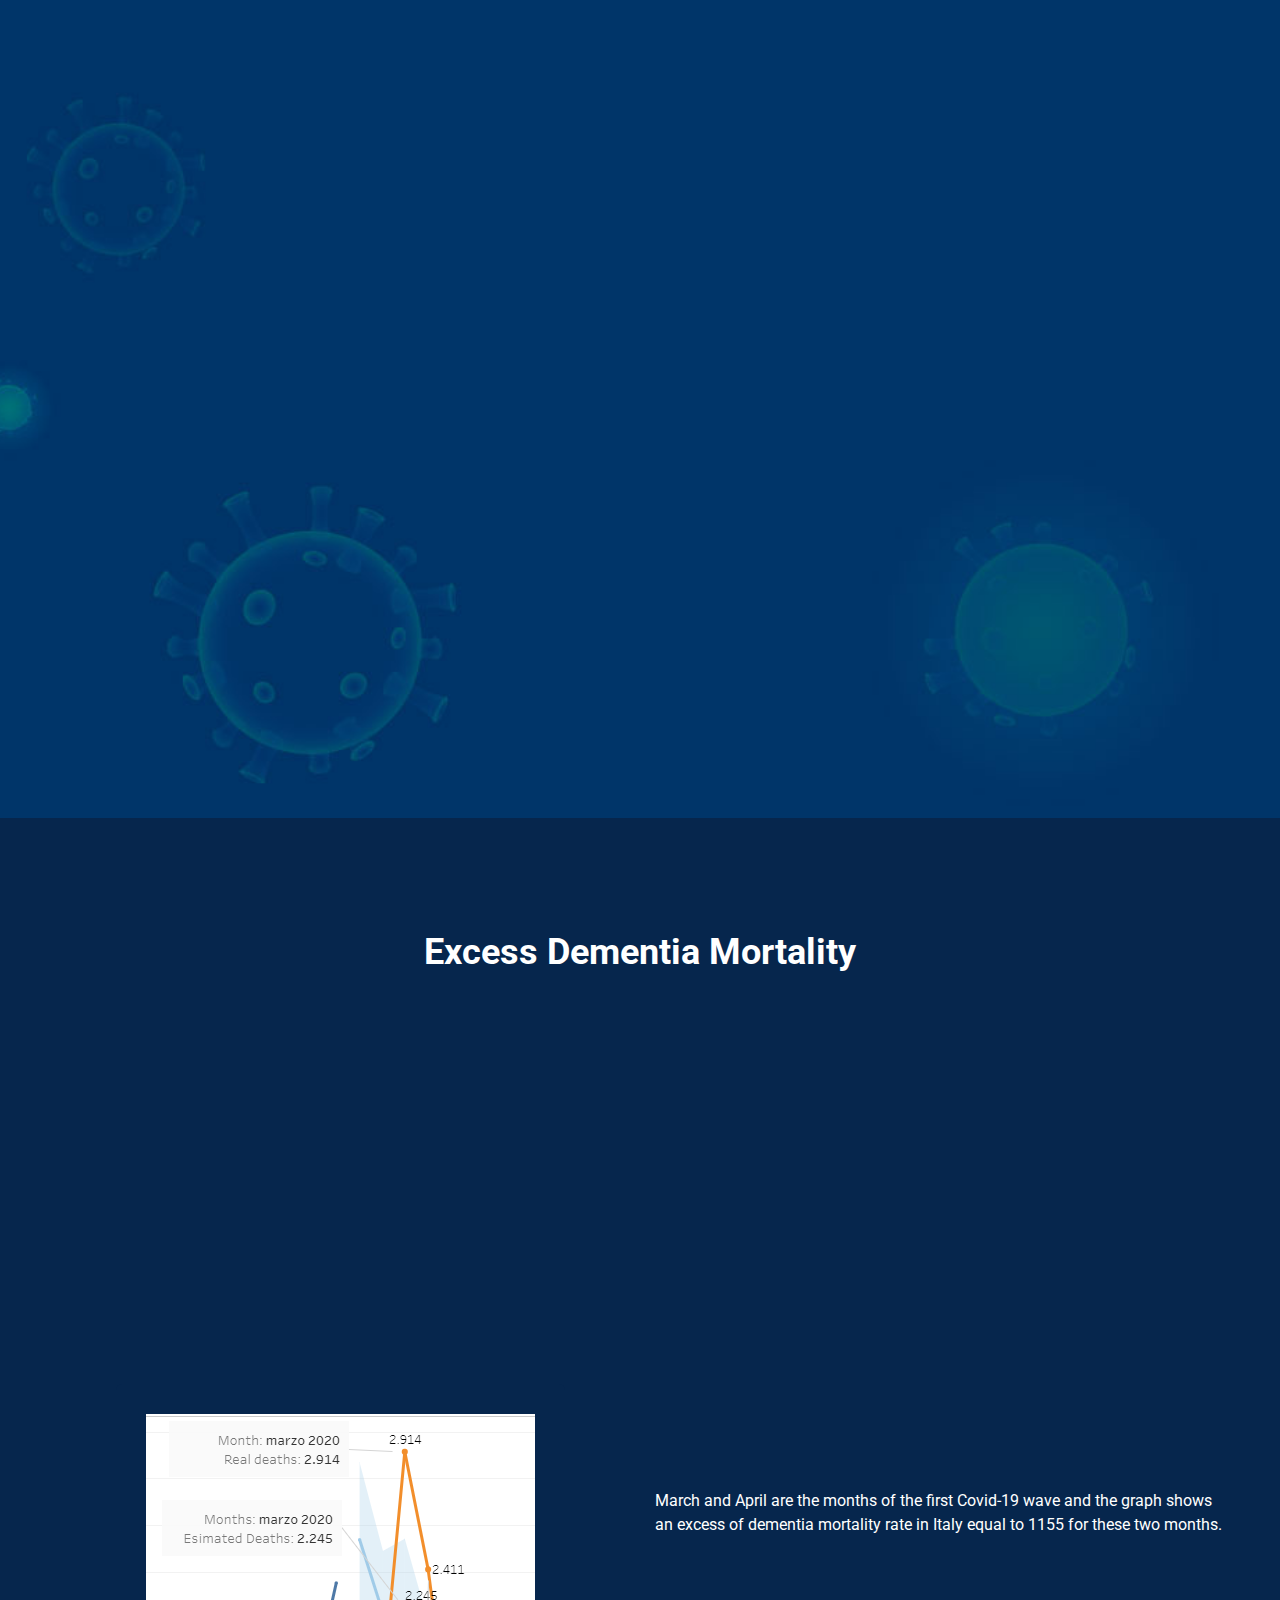
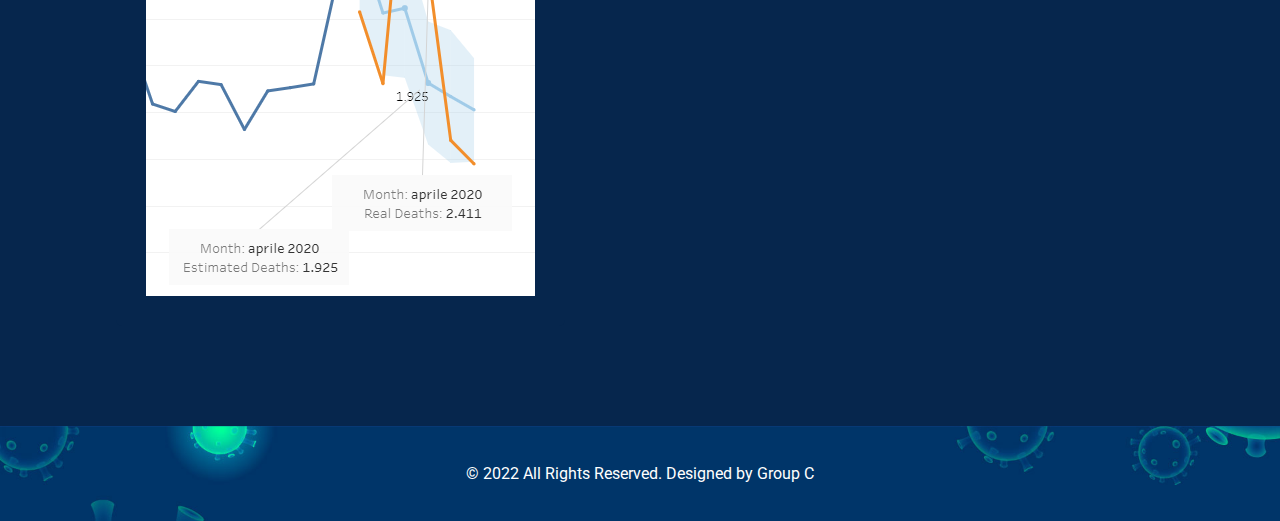
<file: story.html>
<!DOCTYPE html>
<html lang="en">
	<head>
		<meta charset="UTF-8">
		<meta name="viewport" content="width=device-width, initial-scale=1.0">
		
		<!-- google fonts -->
		<link href="https://fonts.googleapis.com/css?family=Roboto:100,100i,300,300i,400,400i,500,500i,700,700i,900,900i&display=swap" rel="stylesheet">
		<link rel="shortcut icon" type="image/x-icon" href="assets/images/x-icon/01.png">

		<link rel="stylesheet" href="assets/css/animate.css">
		<link rel="stylesheet" href="assets/css/bootstrap.min.css">
		<link rel="stylesheet" href="assets/css/icofont.min.css">
		<link rel="stylesheet" href="assets/css/lightcase.css">
		<link rel="stylesheet" href="assets/css/swiper.min.css">
		<link rel="stylesheet" href="assets/css/style.css">
		
		<title>Covid-19</title>
	</head>

	<body>
		<!-- Mobile Menu Start Here -->
		<div class="mobile-menu">
			<nav class="mobile-header">
				<div class="header-logo">
					<a href="index.html"><img src="assets/images/logo/01.png" alt="logo"></a>
				</div>
				<div class="header-bar">
					<span></span>
					<span></span>
					<span></span>
				</div>
			</nav>
			<nav class="mobile-menu">
				<div class="mobile-menu-area">
					<div class="mobile-menu-area-inner">
						<ul class="lab-ul">
                            <li><a href="index.html">Home</a></li>
                            <li class="active"><a href="story.html">Story</a></li>
                            
                            <li><a href="service.html">Visualization</a></li>
                            <li><a href="analysis.html">Analytics</a></li>
                            
                            <li><a href="contact.html">Feedback</a></li>
                        </ul>
					</div>
				</div>
			</nav>
		</div>
		<!-- Mobile Menu Ending Here -->

		<!-- desktop menu start here -->
		<header class="header-section transparent-header">
			<div class="header-area">
				<div class="container">
					<div class="primary-menu">
						<div class="logo">
							<a href="index.html"><img src="assets/images/logo/transparent.png" style="width:140px" alt="logo"></a>
                        </div>
						<div class="main-area">
							<div class="main-menu">
								<ul class="lab-ul">
                                    <li><a href="index.html">Home</a></li>
                                    <li class="active"><a href="story.html">Story</a></li>
                                     
                                    <li><a href="service.html">Visualization</a></li>
                                    <li><a href="analysis.html">Analytics</a></li>
                                
                                    <li><a href="contact.html">Feedback</a></li>
                                </ul>
							</div>
							
						</div>
					</div>
				</div>
			</div>
		</header>
		<!-- desktop menu ending here -->


        <!-- Banner Section ending here -->
        
        <!-- about section start here -->
        <section class="about-section style-3 bg-about padding-tb">
            <div class="container">
                <div class="row justify-content-center align-items-center">
                    <div class="col-lg-6 col-12 wow fadeInUp" data-wow-delay="0.3s">
                        <div class="service-section ">
                            <div class="section-wrapper">
                                 <div class="row no-gutters justify-content-center">
                                    <div class="service-item style-2">
                                        <div class="service-inner zoom1">
                                            <img src="assets/images/Percentage.png">
                                    
                                         </div>
                                     </div>
                                </div>
                            </div>
                         </div>
                    </div>

                    


                    <div class="col-lg-6 col-12 wow fadeInUp" data-wow-delay="0.4s">
                        <div class="about-content">
                            <div class="ab-title">
                                <h4 style="color: lightgreen;">Introduction</h4>
                                <h3>Percentage Change</h3>
                                
                                <ul class="lab-ul">
                                    <li>
                                        <div class="ab-thumb">
                                            <img src="assets/images/about/icon/home-3/01.jpg" alt="ab-thumb">
                                        </div>
                                        <div class="ab-content">
                                            <h6>As a general view, this table shows the percentage change of dementia deaths from the averaged value from year 2015 to year 2019 to the real value of dementia deaths in 2020. This analysis only take in consideration the first 4 months of pandemic (March-June).
                                            First, the increase of 27% in mortality rate in Italy shows
                                            the pandemic effects on patients with dementia.
                                            </h6>
                                        </div>
                                    </li>
                                    <li>
                                        <div class="ab-thumb">
                                            <img src="assets/images/about/icon/home-3/02.jpg" alt="ab-thumb">
                                        </div>
                                        <div class="ab-content">
                                            <h6>Second, one of the most important aspect this table shows is the percentage change of Lombardia equal to 95.8. Lombardia was the most affected region in term of Covid-19 case and deaths and this value reflects the bad situation of this region during pandemic.</h6>
                                        </div>
                                    </li>
                                    <li>
                                        <div class="ab-thumb">
                                            <img src="assets/images/about/icon/home-3/05.jpg" alt="ab-thumb">
                                        </div>
                                        <div class="ab-content">
                                            <h6>During the first months of pandemic, the south part of Italy wasn’t really affected by pandemic and this results in a small value of percentage change (Sicilia, Calabria,Puglia,Campania).</h6>
                                        </div>
                                    </li>
                                </ul>
                            </div>
                        </div>
                    </div>
                </div>
            </div>
        </section>
        <!-- about section start here -->

        <!-- Service Section Start Here -->
		<section class="service-section home-3 padding-tb" style="background-image: url(assets/css/bg-image/service-bg.jpg);">
            <div class="container">
                <div class="section-header wow fadeInUp" data-wow-delay="0.3s">
                    <span><h2>Region Focus</h2></span>
                    <h4 style="color: lightgreen;">Comparison Between North & South</h4>
                    
                    
                </div>
                
                


                <div class="row justify-content-center align-items-center flex-row-reverse">
                    <div class="col-lg-8 col-12 wow fadeInUp" data-wow-delay="0.3s">
                        <div class="service-section ">
                            <div class="section-wrapper">
                                 <div class="row no-gutters justify-content-center">
                                    <div class="service-item style-2">
                                        <div class="service-inner zoom1">
                                            <img src="assets/images/lomb.png">
                                    
                                         </div>
                                     </div>
                                </div>
                            </div>
                            </div>
                    </div>

                    <div class="col-lg-4 col-12 wow fadeInUp" data-wow-delay="0.4s">
                        <div class="about-content">
                            <div class="ab-title">
                                <div class="section-header wow" >
                                <p> Lombardia, the most populated and industrialized Italian region, was the epicentre of the first wave (March and April 2020) of COVID-19 in Italy and it results in a significant increase in dementia deaths during these months.</p></div>
                            </div>

                        </div>
                    </div>
                    
                </div>
                <div class="row">
                <div class="col-lg-8 service-section ">
                            <div class="section-wrapper">
                                 <div class="row no-gutters justify-content-center">
                                    <div class="service-item style-2">
                                        <div class="service-inner zoom1">
                                            <img src="assets/images/clb.png">
                                    
                                         </div>
                                     </div>
                                </div>
                            </div>
                         </div>
                         <div class="col-lg-4 padding-tb">
                             <div class="section-header wow fadeInUp" data-wow-delay="0.3s">
                            <p>The number of Covid-19 cases in the South Italy was lower than in the North Italy during the first wave.Calabria, as well as others regions the southern Italy, shows a dementia mortality trend similar to the past years.</p></div>
                         </div>

            </div>
        </section>


        
           
                
            
        
        <!-- Service Section Ending Here -->


        </div>




        <!-- about section start here -->
        <section class="about-section style-3 bg-about padding-tb">
            <div class="container">

                




                <div class="row justify-content-center align-items-center flex-row-reverse">
                    <div class=" col-12 wow fadeInUp" data-wow-delay="0.3s">
                        
                       
                        <div class="service-section ">
                            <div class="section-wrapper">
                                 <div class="row no-gutters justify-content-center">
                                    <div class="service-item style-2">
                                        <div class="service-inner">
                                            <img style="width: 250px;" src="assets/images/transparent.png">
                                    
                                         </div>
                                     </div>
                                </div>
                            </div>
                         </div>

                    </div>
                    <!-- <div class="col-lg-5 col-12 wow fadeInUp" data-wow-delay="0.4s">
                        <div class="about-content">
                            <div class="ab-title">
                                
                                <h2>Calabria</h2>
                            
                                <ul class="lab-ul">
                                    <p>The number of Covid-19 cases in the South Italy was lower than in the North Italy during the first wave.Calabria, as well as others regions the southern Italy, shows a dementia mortality trend similar to the past years.</p>
                                   
                                </ul>
                            </div>
                        </div>
                    </div> -->
                </div>
            </div>
        </section>
        <!-- about section start here -->

        <!-- Service Section Start Here -->
        <section class="service-section home-3 style-2 padding-tb" style="background-image: url(assets/css/bg-image/service-bg.jpg);">
            <div class="container">
                <div class="section-header wow fadeInUp" data-wow-delay="0.3s">
                    <h2>Demographic Analysis</h2>
                    <!-- <p> Dynamically formulate fully tested catalysts for change via focused methods of empowerment Assertively extend alternative synergy and extensive web services.</p> -->

                    

                </div>
                
                <div class="section-wrapper">
                    <div class="row no-gutters">
                        <div class="col-md-6 col-12 wow fadeInUp" data-wow-delay="0.3s">

                            

                            <div class="service-left">
                               <div class="service-section ">
                                    <div class="section-wrapper">
                                        <div class="row no-gutters justify-content-center">
                                            <div class="service-item style-2">
                                                <div class="service-inner zoom">
                                                 <img src="assets/images/3rd.png">
                                    
                                                </div>
                                            </div>
                                         </div>
                                     </div>
                                </div>
                                <h3>Place of Death</h3>
                                <div class="row no-gutters justify-content-center">
                                    <div class="col-12">
                                        <div class="service-item style-2">
                                            <div class="service-inner">
                                                <div class="service-thumb">
                                                    <img src="assets/images/service/home-3/home.png" alt="service">
                                                </div>
                                                <div class="service-content">
                                                    <!-- <h4>Wash your hands sanitizer</h4> -->
                                                    <p>Residential or social assistance structure are unfortunately known to be environments at high risk of developing outbreaks of Covid, this due to a combination of factors.</p>
                                                </div>
                                            </div>
                                        </div>
                                    </div>
                                    <div class="col-12">
                                        <div class="service-item style-2">
                                            <div class="service-inner">
                                                <div class="service-thumb">
                                                    <img src="assets/images/service/home-3/res.jpg" alt="service">
                                                </div>
                                                <div class="service-content">
                                                    <!-- <h4>Ware a face mask outside</h4> -->
                                                    <p>On the one hand, in fact, there is the vulnerability of residents who often suffer from heart disease, respiratory disease and diabetes.</p>
                                                </div>
                                            </div>
                                        </div>
                                    </div>
                                    <div class="col-12">
                                        <div class="service-item style-2">
                                            <div class="service-inner">
                                                <div class="service-thumb">
                                                    <img src="assets/images/service/home-3/dist.png" alt="service">
                                                </div>
                                                <div class="service-content">
                                                    <!-- <h4>Cover your cough tissue paper</h4> -->
                                                    <p>On the other hand, the environment itself should not be underestimated, characterized by shared common spaces, or closed places where contacts with staff and visitors are frequent.</p>
                                                </div>
                                            </div>
                                        </div>
                                    </div>
                                    <div class="col-12">
                                        <div class="service-item style-2">
                                            <div class="service-inner">
                                                <div class="service-thumb">
                                                    <img src="assets/images/service/home-3/death.jpg" alt="service">
                                                </div>
                                                <div class="service-content">
                                                    <!-- <h4>Check your body regulerly</h4> -->
                                                    <p>This results an increase of Covid-19 cases in these structure and, as a correlation, in a increase of dementia deaths.</p>
                                                </div>
                                            </div>
                                        </div>
                                    </div>
                                    
                                </div>
                                
                            </div>
                        </div>
                        <div class="col-md-6 col-12 wow fadeInUp" data-wow-delay="0.4s">
                            <div class="service-right">
                                <div class="service-section ">
                            <div class="section-wrapper">
                                 <div class="row no-gutters justify-content-center">
                                    <div class="service-item style-2">
                                        <div class="service-inner zoom">
                                            <img src="assets/images/4th.png">
                                    
                                         </div>
                                     </div>
                                </div>
                            </div>
                            </div>
                                <h3>Age Category</h3>
                                <div class="row no-gutters justify-content-center">
                                    <div class="col-12">
                                        <div class="service-item style-2">
                                            <div class="service-inner">
                                                <div class="service-thumb">
                                                    <img src="assets/images/service/home-3/05.jpg" alt="service">
                                                </div>
                                                <div class="service-content">
                                                    <!-- <h4>Avoid contact with sick people</h4> -->
                                                    <p>The elderly population suffered the most during the pandemic. The percentage of deaths compared to the cases of positivity officially registered, saw Italy among the most affected countries in Europe.</p>
                                                </div>
                                            </div>
                                        </div>
                                    </div>
                                    <div class="col-12">
                                        <div class="service-item style-2">
                                            <div class="service-inner">
                                                <div class="service-thumb">
                                                    <img src="assets/images/service/home-3/old.jpg" alt="service">
                                                </div>
                                                <div class="service-content">
                                                    <!-- <h4>Avoid contact animals</h4> -->
                                                    <p>The main victims of Covid-19 are definitely the elderly.</p>
                                                </div>
                                            </div>
                                        </div>
                                    </div>
                                    <div class="col-12">
                                        <div class="service-item style-2">
                                            <div class="service-inner">
                                                <div class="service-thumb">
                                                    <img src="assets/images/service/home-3/07.jpg" alt="service">
                                                </div>
                                                <div class="service-content">
                                                    <!-- <h4>Avoid crowded places</h4> -->
                                                    <p>A large number of Covid-19 cases in these age groups have been recorded, resulting in increased deaths of dementia due to pandemic.</p>
                                                </div>
                                            </div>
                                        </div>
                                    </div>
                                    <div class="col-12">
                                        <div class="service-item style-2">
                                            <div class="service-inner">
                                                <div class="service-thumb">
                                                    <img src="assets/images/service/home-3/pagana.png" alt="service">
                                                </div>
                                                <div class="service-content">
                                                    <!-- <h4>Contaminated objects</h4> -->
                                                    <p>In particular, the increase can be seen for people aged over 90.</p>
                                                </div>
                                            </div>
                                        </div>
                                    </div>
                                    
                                </div>
                                
                            </div>

                        </div>
                        
                        
                    </div>
                </div>
            </div>
        </section>
        <!-- Service Section Ending Here -->

       <!--  === === -->

       <!-- about section start here -->
        <section class="about-section style-3 bg-about padding-tb">
            <div class="container">
                <h2 style="text-align: center;">Excess Dementia Mortality</h2>
                <div class="row justify-content-center align-items-center flex-row-reverse">
                    <div class="col-lg-7 col-12 wow fadeInUp" data-wow-delay="0.3s">
                        <div class="service-section ">
                            <div class="section-wrapper">
                                 <div class="row no-gutters justify-content-center">
                                    <div class="service-item style-2">
                                        <div class="service-inner zoom1">
                                            <img src="assets/images/5th.png">
                                    
                                         </div>
                                     </div>
                                </div>
                            </div>
                            </div>
                    </div>

                    <div class="col-lg-5 col-12 wow fadeInUp" data-wow-delay="0.4s">
                        <div class="about-content">
                            <div class="ab-title">
                                <!-- <span>About (2020-nCoV)</span> -->
                                
                                <p>Excess dementia mortality is the best indicator to evaluate the overall impact of the Coronavirus disease 2019 (Covid-19) pandemic in terms of lives lost. It quantifies not only the deaths directly related to Covid-19 but also those occurring as a consequence of the reduced capacity of the health system to provide care for other medical conditions. </p>
                            </div>

                        </div>
                    </div>
                    
                </div>
                <div class="row">
                <div class="col-lg-6 service-section ">
                            <div class="section-wrapper">
                                 <div class="row no-gutters justify-content-center">
                                    <div class="service-item style-2">
                                        <div class="service-inner zoom1">
                                            <img src="assets/images/Forecastzoom.PNG">
                                    
                                         </div>
                                     </div>
                                </div>
                            </div>
                         </div>
                         <div class="col-lg-6 padding-tb">
                            
                            <p >March and April are the months of the first Covid-19 wave and the graph shows an excess of dementia mortality rate in Italy equal to 1155 for these two months.</p></div>
                         </div>
            </div>
        </section>
        <!-- about section start here -->


        <!-- ==== === -->

		<!-- Team Member Section Start here -->
        <!-- <div class="team-section home-2 padding-tb" style="background-image: url(assets/css/bg-image/service-bg.jpg);">
            <div class="container">
				<div class="section-header wow fadeInUp" data-wow-delay="0.3s">
					<h2>Our Team Members</h2>
					
				</div>
				<div class="team-area">
					<div class="row justify-content-center align-items-center">
						<div class="col-xl-4 col-md-6 col-12 wow fadeInUp" data-wow-delay="0.3s">
							<div class="team-item style-2">
								<div class="team-item-inner">
									<div class="team-thumb">
										<img src="assets/images/team/p1.jfif" alt="team-membar">
									</div>
									<div class="team-content">
										<h5 class="member-name">Miko</h5>
										
										
										<ul class="icon-style-list lab-ul">
											<li><i class="icofont-phone"></i><span>+39123456789</span></li>
											<li><i class="icofont-envelope"></i><span>s290844@srudenti.polito.it</span></li>
										</ul>
									</div>
								</div>
							</div>
						</div>
                        <div class="col-xl-4 col-md-6 col-12 wow fadeInUp" data-wow-delay="0.3s">
                            <div class="team-item style-2">
                                <div class="team-item-inner">
                                    <div class="team-thumb">
                                        <img src="assets/images/team/pp.jfif" alt="team-membar">
                                    </div>
                                    <div class="team-content">
                                        <h5 class="member-name">Hayshem</h5>
                                        
                                        <ul class="icon-style-list lab-ul">
                                            <li><i class="icofont-phone"></i><span>+39123456789</span></li>
                                            <li><i class="icofont-envelope"></i><span>s290844@srudenti.polito.it</span></li>
                                        </ul>
                                    </div>
                                </div>
                            </div>
                        </div>
                        <div class="col-xl-4 col-md-6 col-12 wow fadeInUp" data-wow-delay="0.3s">
                            <div class="team-item style-2">
                                <div class="team-item-inner">
                                    <div class="team-thumb">
                                        <img src="assets/images/team/02.jpg" alt="team-membar">
                                    </div>
                                    <div class="team-content">
                                        <h5 class="member-name">Obaid</h5>
                                       
                                        <ul class="icon-style-list lab-ul">
                                            <li><i class="icofont-phone"></i><span>+39123456789</span></li>
                                            <li><i class="icofont-envelope"></i><span>s290844@srudenti.polito.it</span></li>
                                        </ul>
                                    </div>
                                </div>
                            </div>
                        </div>
						<div class="col-xl-4 col-md-6 col-12 wow fadeInUp" data-wow-delay="0.4s">
							<div class="team-item style-2">
								<div class="team-item-inner">
									<div class="team-thumb">
										<img src="assets/images/team/02.jpg" alt="team-membar">
									</div>
									<div class="team-content">
										<h5 class="member-name">Paolo</h5>
										
										<ul class="icon-style-list lab-ul">
											<li><i class="icofont-phone"></i><span>+39123456789</span></li>
                                            <li><i class="icofont-envelope"></i><span>s290844@srudenti.polito.it</span></li>
									</div>
								</div>
							</div>
						</div>
						<div class="col-xl-4 col-md-6 col-12 wow fadeInUp" data-wow-delay="0.5s">
							<div class="team-item style-2">
								<div class="team-item-inner">
									<div class="team-thumb">
										<img src="assets/images/team/03.jpg" alt="team-membar">
									</div>
									<div class="team-content">
										<h5 class="member-name">Zoya</h5>
										
										<ul class="icon-style-list lab-ul">
											<li><i class="icofont-phone"></i><span>+39123456789</span></li>
                                            <li><i class="icofont-envelope"></i><span>s290844@srudenti.polito.it</span></li>
										</ul>
									</div>
								</div>
							</div>
						</div>
					</div>
				</div>
            </div>
        </div> -->
		<!-- Team Member Section Ending here -->

        
        
		<!-- Footer Section Start Here -->
		<footer style="background-image: url(assets/css/bg-image/footer-bg-3.jpg);">
			<div class="footer-top ">
				
			</div>
			<div class="footer-bottom">
				<div class="container">
					<div class="section-wrapper">
						<p>&copy; 2022 All Rights Reserved. Designed by Group C</p>
					</div>
				</div>
			</div>
		</footer>
		<!-- Footer Section Ending Here -->

		<!-- scrollToTop start here -->
		<a href="#" class="scrollToTop"><i class="icofont-swoosh-up"></i><span class="pluse_1"></span><span class="pluse_2"></span></a>
		<!-- scrollToTop ending here -->

		
		<script src="assets/js/jquery.js"></script>
		<script src="assets/js/waypoints.min.js"></script>
		<script src="assets/js/bootstrap.min.js"></script>
		<script src="assets/js/lightcase.js"></script>
		<script src="assets/js/isotope.pkgd.min.js"></script>
		<script src="assets/js/swiper.min.js"></script>
		<script src="assets/js/jquery.countdown.min.js"></script>
		<script src="assets/js/wow.min.js"></script>
        <script src="assets/js/functions.js"></script>
	</body>
</html>
</file>
<file: assets/css/lightcase.css>
/**
 * Lightcase - jQuery Plugin
 * The smart and flexible Lightbox Plugin.
 *
 * @author		Cornel Boppart <cornel@bopp-art.com>
 * @copyright	Author
 *
 * @version		2.5.0 (11/03/2018)
 */
/**
 * Lightcase settings
 *
 * Note: Override default settings for your project without touching this source code by simply
 * defining those variables within a SASS map called '$lightcase-custom'.
 *
 * // Example usage
 * $lightcase-custom: (
 *   'breakpoint': 768px
 * );
 */
@font-face {
  font-family: 'lightcase';
  src: url("../fonts/lightcase.eot?55356177");
  src: url("../fonts/lightcase.eot?55356177#iefix") format("embedded-opentype"), url("../fonts/lightcase.woff?55356177") format("woff"), url("../fonts/lightcase.ttf?55356177") format("truetype"), url("../fonts/lightcase.svg?55356177#lightcase") format("svg");
  font-weight: normal;
  font-style: normal;
}
/* line 12, ../scss/components/fonts/_font-lightcase.scss */
[class*='lightcase-icon-']:before {
  font-family: 'lightcase', sans-serif;
  font-style: normal;
  font-weight: normal;
  speak: none;
  display: inline-block;
  text-decoration: inherit;
  width: 1em;
  text-align: center;
  /* For safety - reset parent styles, that can break glyph codes*/
  font-variant: normal;
  text-transform: none;
  /* fix buttons height, for twitter bootstrap */
  line-height: 1em;
  /* Uncomment for 3D effect */
  /* text-shadow: 1px 1px 1px rgba(127, 127, 127, 0.3); */
}

/* Codes */
/* line 35, ../scss/components/fonts/_font-lightcase.scss */
.lightcase-icon-play:before {
  content: '\e800';
}

/* line 36, ../scss/components/fonts/_font-lightcase.scss */
.lightcase-icon-pause:before {
  content: '\e801';
}

/* line 37, ../scss/components/fonts/_font-lightcase.scss */
.lightcase-icon-close:before {
  content: '\e802';
}

/* line 38, ../scss/components/fonts/_font-lightcase.scss */
.lightcase-icon-prev:before {
  content: '\e803';
}

/* line 39, ../scss/components/fonts/_font-lightcase.scss */
.lightcase-icon-next:before {
  content: '\e804';
}

/* line 40, ../scss/components/fonts/_font-lightcase.scss */
.lightcase-icon-spin:before {
  content: '\e805';
}

/**
 * Mixin providing icon defaults to be used on top of font-lightcase.
 *
 * Example usage:
 * @include icon(#e9e9e9)
 */
/**
 * Mixin providing icon defaults including a hover status to be used
 * on top of font-lightcase.
 *
 * Example usage:
 * @include icon-hover(#e9e9e9, #fff)
 */
/**
 * Provides natural content overflow behavior and scrolling support
 * even so for touch devices.
 *
 * Example usage:
 * @include overflow()
 */
/**
 * Neutralizes/resets dimensions including width, height, position as well as margins,
 * paddings and styles. Used to enforce a neutral and unstyled look and behavoir!
 *
 * Example usage:
 * @include clear(true)
 *
 * @param boolean $important
 */
@-webkit-keyframes lightcase-spin {
  0% {
    -webkit-transform: rotate(0deg);
    -moz-transform: rotate(0deg);
    -o-transform: rotate(0deg);
    transform: rotate(0deg);
  }
  100% {
    -webkit-transform: rotate(359deg);
    -moz-transform: rotate(359deg);
    -o-transform: rotate(359deg);
    transform: rotate(359deg);
  }
}
@-moz-keyframes lightcase-spin {
  0% {
    -webkit-transform: rotate(0deg);
    -moz-transform: rotate(0deg);
    -o-transform: rotate(0deg);
    transform: rotate(0deg);
  }
  100% {
    -webkit-transform: rotate(359deg);
    -moz-transform: rotate(359deg);
    -o-transform: rotate(359deg);
    transform: rotate(359deg);
  }
}
@-o-keyframes lightcase-spin {
  0% {
    -webkit-transform: rotate(0deg);
    -moz-transform: rotate(0deg);
    -o-transform: rotate(0deg);
    transform: rotate(0deg);
  }
  100% {
    -webkit-transform: rotate(359deg);
    -moz-transform: rotate(359deg);
    -o-transform: rotate(359deg);
    transform: rotate(359deg);
  }
}
@-ms-keyframes lightcase-spin {
  0% {
    -webkit-transform: rotate(0deg);
    -moz-transform: rotate(0deg);
    -o-transform: rotate(0deg);
    transform: rotate(0deg);
  }
  100% {
    -webkit-transform: rotate(359deg);
    -moz-transform: rotate(359deg);
    -o-transform: rotate(359deg);
    transform: rotate(359deg);
  }
}
@keyframes lightcase-spin {
  0% {
    -webkit-transform: rotate(0deg);
    -moz-transform: rotate(0deg);
    -o-transform: rotate(0deg);
    transform: rotate(0deg);
  }
  100% {
    -webkit-transform: rotate(359deg);
    -moz-transform: rotate(359deg);
    -o-transform: rotate(359deg);
    transform: rotate(359deg);
  }
}
/* line 1, ../scss/components/modules/_case.scss */
#lightcase-case {
  display: none;
  position: fixed;
  z-index: 2002;
  top: 50%;
  left: 50%;
  font-family: arial, sans-serif;
  font-size: 13px;
  line-height: 1.5;
  text-align: left;
  text-shadow: 0 0 10px rgba(0, 0, 0, 0.5);
}
@media screen and (max-width: 640px) {
  /* line 16, ../scss/components/modules/_case.scss */
  html[data-lc-type=inline] #lightcase-case, html[data-lc-type=ajax] #lightcase-case {
    position: fixed !important;
    top: 0 !important;
    left: 0 !important;
    right: 0 !important;
    bottom: 0 !important;
    margin: 0 !important;
    padding: 55px 0 70px 0;
    width: 100% !important;
    height: 100% !important;
    overflow: auto !important;
  }
}

@media screen and (min-width: 641px) {
  /* line 4, ../scss/components/modules/_content.scss */
  html:not([data-lc-type=error]) #lightcase-content {
    position: relative;
    z-index: 1;
    text-shadow: none;
    background-color: #fff;
    -webkit-box-shadow: 0 0 30px rgba(0, 0, 0, 0.5);
    -moz-box-shadow: 0 0 30px rgba(0, 0, 0, 0.5);
    -o-box-shadow: 0 0 30px rgba(0, 0, 0, 0.5);
    box-shadow: 0 0 30px rgba(0, 0, 0, 0.5);
    -webkit-backface-visibility: hidden;
  }
}
@media screen and (min-width: 641px) {
  /* line 23, ../scss/components/modules/_content.scss */
  html[data-lc-type=image] #lightcase-content, html[data-lc-type=video] #lightcase-content {
    background-color: #333;
  }
}
/* line 31, ../scss/components/modules/_content.scss */
html[data-lc-type=inline] #lightcase-content, html[data-lc-type=ajax] #lightcase-content, html[data-lc-type=error] #lightcase-content {
  -webkit-box-shadow: none;
  -moz-box-shadow: none;
  -o-box-shadow: none;
  box-shadow: none;
}
@media screen and (max-width: 640px) {
  /* line 31, ../scss/components/modules/_content.scss */
  html[data-lc-type=inline] #lightcase-content, html[data-lc-type=ajax] #lightcase-content, html[data-lc-type=error] #lightcase-content {
    position: relative !important;
    top: auto !important;
    left: auto !important;
    width: auto !important;
    height: auto !important;
    margin: 0 !important;
    padding: 0 !important;
    border: none !important;
    background: none !important;
  }
}
/* line 43, ../scss/components/modules/_content.scss */
html[data-lc-type=inline] #lightcase-content .lightcase-contentInner, html[data-lc-type=ajax] #lightcase-content .lightcase-contentInner, html[data-lc-type=error] #lightcase-content .lightcase-contentInner {
  -webkit-box-sizing: border-box;
  -moz-box-sizing: border-box;
  -o-box-sizing: border-box;
  box-sizing: border-box;
}
@media screen and (max-width: 640px) {
  /* line 43, ../scss/components/modules/_content.scss */
  html[data-lc-type=inline] #lightcase-content .lightcase-contentInner, html[data-lc-type=ajax] #lightcase-content .lightcase-contentInner, html[data-lc-type=error] #lightcase-content .lightcase-contentInner {
    padding: 15px;
  }
  /* line 52, ../scss/components/modules/_content.scss */
  html[data-lc-type=inline] #lightcase-content .lightcase-contentInner, html[data-lc-type=inline] #lightcase-content .lightcase-contentInner > *, html[data-lc-type=ajax] #lightcase-content .lightcase-contentInner, html[data-lc-type=ajax] #lightcase-content .lightcase-contentInner > *, html[data-lc-type=error] #lightcase-content .lightcase-contentInner, html[data-lc-type=error] #lightcase-content .lightcase-contentInner > * {
    width: 100% !important;
    max-width: none !important;
  }
  /* line 59, ../scss/components/modules/_content.scss */
  html[data-lc-type=inline] #lightcase-content .lightcase-contentInner > *:not(iframe), html[data-lc-type=ajax] #lightcase-content .lightcase-contentInner > *:not(iframe), html[data-lc-type=error] #lightcase-content .lightcase-contentInner > *:not(iframe) {
    height: auto !important;
    max-height: none !important;
  }
}
@media screen and (max-width: 640px) {
  /* line 70, ../scss/components/modules/_content.scss */
  html.lightcase-isMobileDevice[data-lc-type=iframe] #lightcase-content .lightcase-contentInner iframe {
    overflow: auto;
    -webkit-overflow-scrolling: touch;
  }
}
@media screen and (max-width: 640px) and (min-width: 641px) {
  /* line 74, ../scss/components/modules/_content.scss */
  html[data-lc-type=image] #lightcase-content .lightcase-contentInner, html[data-lc-type=video] #lightcase-content .lightcase-contentInner {
    line-height: 0.75;
  }
}

/* line 82, ../scss/components/modules/_content.scss */
html[data-lc-type=image] #lightcase-content .lightcase-contentInner {
  position: relative;
  overflow: hidden !important;
}
@media screen and (max-width: 640px) {
  /* line 91, ../scss/components/modules/_content.scss */
  html[data-lc-type=inline] #lightcase-content .lightcase-contentInner .lightcase-inlineWrap, html[data-lc-type=ajax] #lightcase-content .lightcase-contentInner .lightcase-inlineWrap, html[data-lc-type=error] #lightcase-content .lightcase-contentInner .lightcase-inlineWrap {
    position: relative !important;
    top: auto !important;
    left: auto !important;
    width: auto !important;
    height: auto !important;
    margin: 0 !important;
    padding: 0 !important;
    border: none !important;
    background: none !important;
  }
}
@media screen and (min-width: 641px) {
  /* line 100, ../scss/components/modules/_content.scss */
  html:not([data-lc-type=error]) #lightcase-content .lightcase-contentInner .lightcase-inlineWrap {
    padding: 30px;
    overflow: auto;
    -webkit-box-sizing: border-box;
    -moz-box-sizing: border-box;
    -o-box-sizing: border-box;
    box-sizing: border-box;
  }
}
@media screen and (max-width: 640px) {
  /* line 117, ../scss/components/modules/_content.scss */
  #lightcase-content h1, #lightcase-content h2, #lightcase-content h3, #lightcase-content h4, #lightcase-content h5, #lightcase-content h6, #lightcase-content p {
    color: #aaa;
  }
}
@media screen and (min-width: 641px) {
  /* line 117, ../scss/components/modules/_content.scss */
  #lightcase-content h1, #lightcase-content h2, #lightcase-content h3, #lightcase-content h4, #lightcase-content h5, #lightcase-content h6, #lightcase-content p {
    color: #333;
  }
}

/* line 3, ../scss/components/modules/_error.scss */
#lightcase-case p.lightcase-error {
  margin: 0;
  font-size: 17px;
  text-align: center;
  white-space: nowrap;
  overflow: hidden;
  text-overflow: ellipsis;
  color: #aaa;
}
@media screen and (max-width: 640px) {
  /* line 3, ../scss/components/modules/_error.scss */
  #lightcase-case p.lightcase-error {
    padding: 30px 0;
  }
}
@media screen and (min-width: 641px) {
  /* line 3, ../scss/components/modules/_error.scss */
  #lightcase-case p.lightcase-error {
    padding: 0;
  }
}

/* line 4, ../scss/components/modules/_global.scss */
.lightcase-open body {
  overflow: hidden;
}
/* line 8, ../scss/components/modules/_global.scss */
.lightcase-isMobileDevice .lightcase-open body {
  max-width: 100%;
  max-height: 100%;
}

/* line 1, ../scss/components/modules/_info.scss */
#lightcase-info {
  position: absolute;
  padding-top: 15px;
}
/* line 9, ../scss/components/modules/_info.scss */
#lightcase-info #lightcase-title,
#lightcase-info #lightcase-caption {
  margin: 0;
  padding: 0;
  line-height: 1.5;
  font-weight: normal;
  text-overflow: ellipsis;
}
/* line 19, ../scss/components/modules/_info.scss */
#lightcase-info #lightcase-title {
  font-size: 17px;
  color: #aaa;
}
@media screen and (max-width: 640px) {
  /* line 19, ../scss/components/modules/_info.scss */
  #lightcase-info #lightcase-title {
    position: fixed;
    top: 10px;
    left: 0;
    max-width: 87.5%;
    padding: 5px 15px;
    background: #333;
  }
}
/* line 33, ../scss/components/modules/_info.scss */
#lightcase-info #lightcase-caption {
  clear: both;
  font-size: 13px;
  color: #aaa;
}
/* line 39, ../scss/components/modules/_info.scss */
#lightcase-info #lightcase-sequenceInfo {
  font-size: 11px;
  color: #aaa;
}
@media screen and (max-width: 640px) {
  /* line 45, ../scss/components/modules/_info.scss */
  .lightcase-fullScreenMode #lightcase-info {
    padding-left: 15px;
    padding-right: 15px;
  }
  /* line 51, ../scss/components/modules/_info.scss */
  html:not([data-lc-type=image]):not([data-lc-type=video]):not([data-lc-type=flash]):not([data-lc-type=error]) #lightcase-info {
    position: static;
  }
}

/* line 1, ../scss/components/modules/_loading.scss */
#lightcase-loading {
  position: fixed;
  z-index: 9999;
  width: 1.123em;
  height: auto;
  font-size: 38px;
  line-height: 1;
  text-align: center;
  text-shadow: none;
  position: fixed;
  z-index: 2001;
  top: 50%;
  left: 50%;
  margin-top: -0.5em;
  margin-left: -0.5em;
  opacity: 1;
  font-size: 32px;
  text-shadow: 0 0 15px #fff;
  -moz-transform-origin: 50% 53%;
  -webkit-animation: lightcase-spin 0.5s infinite linear;
  -moz-animation: lightcase-spin 0.5s infinite linear;
  -o-animation: lightcase-spin 0.5s infinite linear;
  animation: lightcase-spin 0.5s infinite linear;
}
/* line 20, ../scss/components/mixins/_presets.scss */
#lightcase-loading, #lightcase-loading:focus {
  text-decoration: none;
  color: #fff;
  -webkit-tap-highlight-color: transparent;
  -webkit-transition: color, opacity, ease-in-out 0.25s;
  -moz-transition: color, opacity, ease-in-out 0.25s;
  -o-transition: color, opacity, ease-in-out 0.25s;
  transition: color, opacity, ease-in-out 0.25s;
}
/* line 32, ../scss/components/mixins/_presets.scss */
#lightcase-loading > span {
  display: inline-block;
  text-indent: -9999px;
}

/* line 2, ../scss/components/modules/_navigation.scss */
a[class*='lightcase-icon-'] {
  position: fixed;
  z-index: 9999;
  width: 1.123em;
  height: auto;
  font-size: 38px;
  line-height: 1;
  text-align: center;
  text-shadow: none;
  outline: none;
  cursor: pointer;
}
/* line 20, ../scss/components/mixins/_presets.scss */
a[class*='lightcase-icon-'], a[class*='lightcase-icon-']:focus {
  text-decoration: none;
  color: rgba(255, 255, 255, 0.6);
  -webkit-tap-highlight-color: transparent;
  -webkit-transition: color, opacity, ease-in-out 0.25s;
  -moz-transition: color, opacity, ease-in-out 0.25s;
  -o-transition: color, opacity, ease-in-out 0.25s;
  transition: color, opacity, ease-in-out 0.25s;
}
/* line 32, ../scss/components/mixins/_presets.scss */
a[class*='lightcase-icon-'] > span {
  display: inline-block;
  text-indent: -9999px;
}
/* line 49, ../scss/components/mixins/_presets.scss */
a[class*='lightcase-icon-']:hover {
  color: white;
  text-shadow: 0 0 15px white;
}
/* line 10, ../scss/components/modules/_navigation.scss */
.lightcase-isMobileDevice a[class*='lightcase-icon-']:hover {
  color: #aaa;
  text-shadow: none;
}
/* line 17, ../scss/components/modules/_navigation.scss */
a[class*='lightcase-icon-'].lightcase-icon-close {
  position: fixed;
  top: 15px;
  right: 15px;
  bottom: auto;
  margin: 0;
  opacity: 0;
  outline: none;
}
/* line 28, ../scss/components/modules/_navigation.scss */
a[class*='lightcase-icon-'].lightcase-icon-prev {
  left: 15px;
}
/* line 33, ../scss/components/modules/_navigation.scss */
a[class*='lightcase-icon-'].lightcase-icon-next {
  right: 15px;
}
/* line 38, ../scss/components/modules/_navigation.scss */
a[class*='lightcase-icon-'].lightcase-icon-pause, a[class*='lightcase-icon-'].lightcase-icon-play {
  left: 50%;
  margin-left: -0.5em;
}
@media screen and (min-width: 641px) {
  /* line 38, ../scss/components/modules/_navigation.scss */
  a[class*='lightcase-icon-'].lightcase-icon-pause, a[class*='lightcase-icon-'].lightcase-icon-play {
    opacity: 0;
  }
}
@media screen and (max-width: 640px) {
  /* line 2, ../scss/components/modules/_navigation.scss */
  a[class*='lightcase-icon-'] {
    bottom: 15px;
    font-size: 24px;
  }
}
@media screen and (min-width: 641px) {
  /* line 2, ../scss/components/modules/_navigation.scss */
  a[class*='lightcase-icon-'] {
    bottom: 50%;
    margin-bottom: -0.5em;
  }
  /* line 57, ../scss/components/modules/_navigation.scss */
  a[class*='lightcase-icon-']:hover, #lightcase-case:hover ~ a[class*='lightcase-icon-'] {
    opacity: 1;
  }
}

/* line 1, ../scss/components/modules/_overlay.scss */
#lightcase-overlay {
  display: none;
  width: 100%;
  min-height: 100%;
  position: fixed;
  z-index: 2000;
  top: -9999px;
  bottom: -9999px;
  left: 0;
  background: #333;
}
@media screen and (max-width: 640px) {
  /* line 1, ../scss/components/modules/_overlay.scss */
  #lightcase-overlay {
    opacity: 1 !important;
  }
}
</file>
